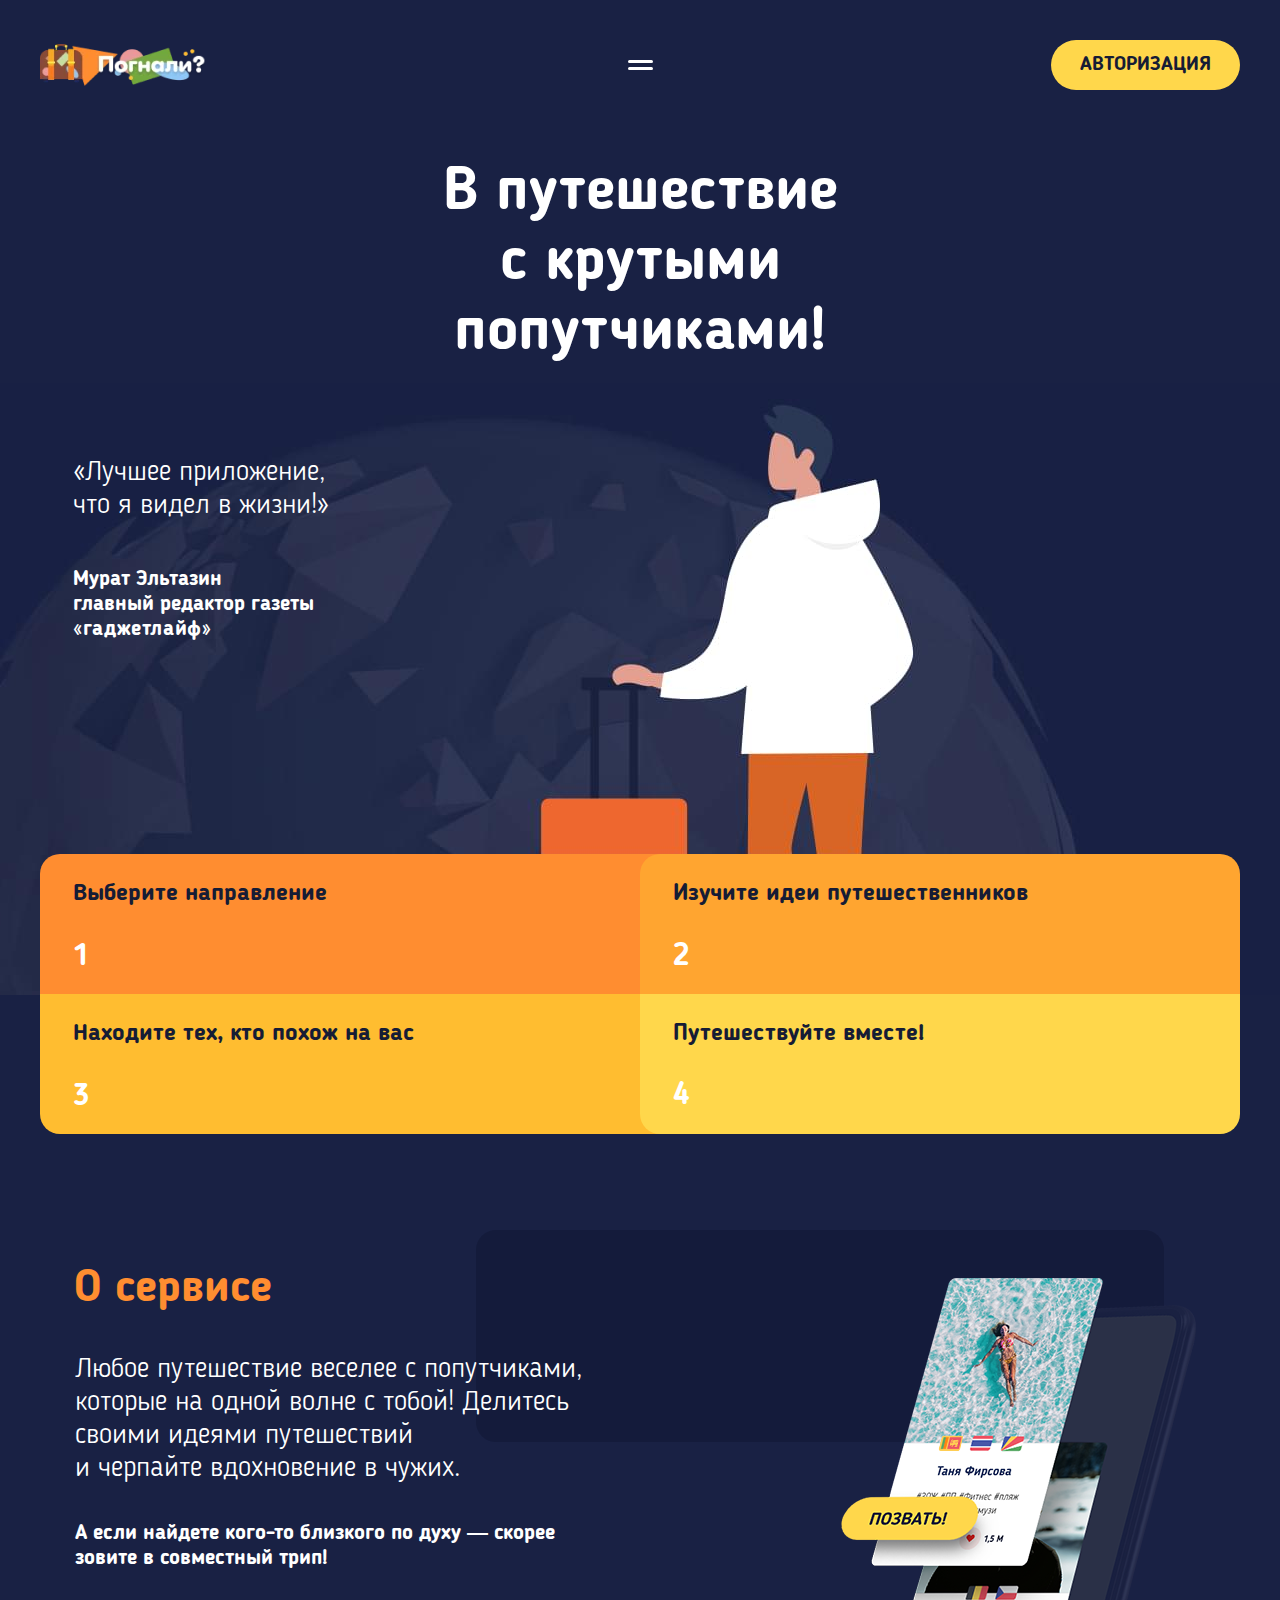
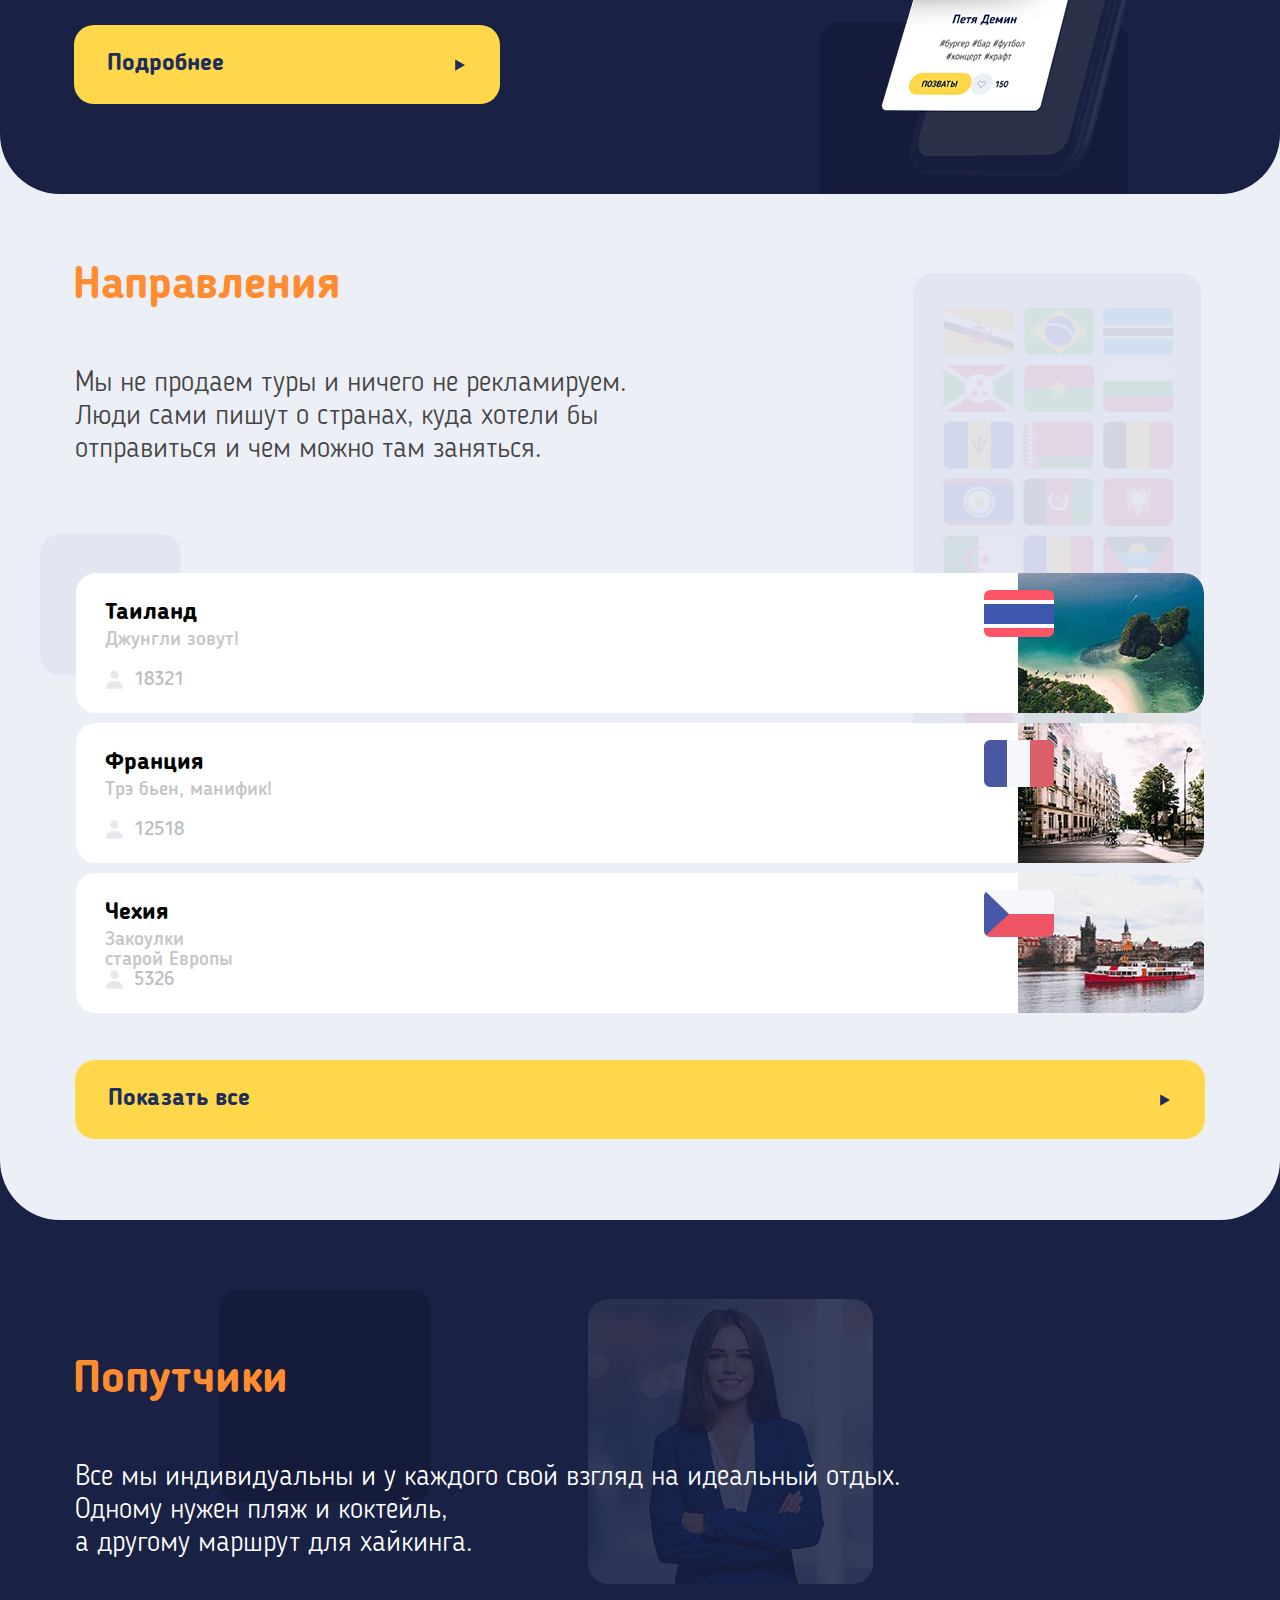
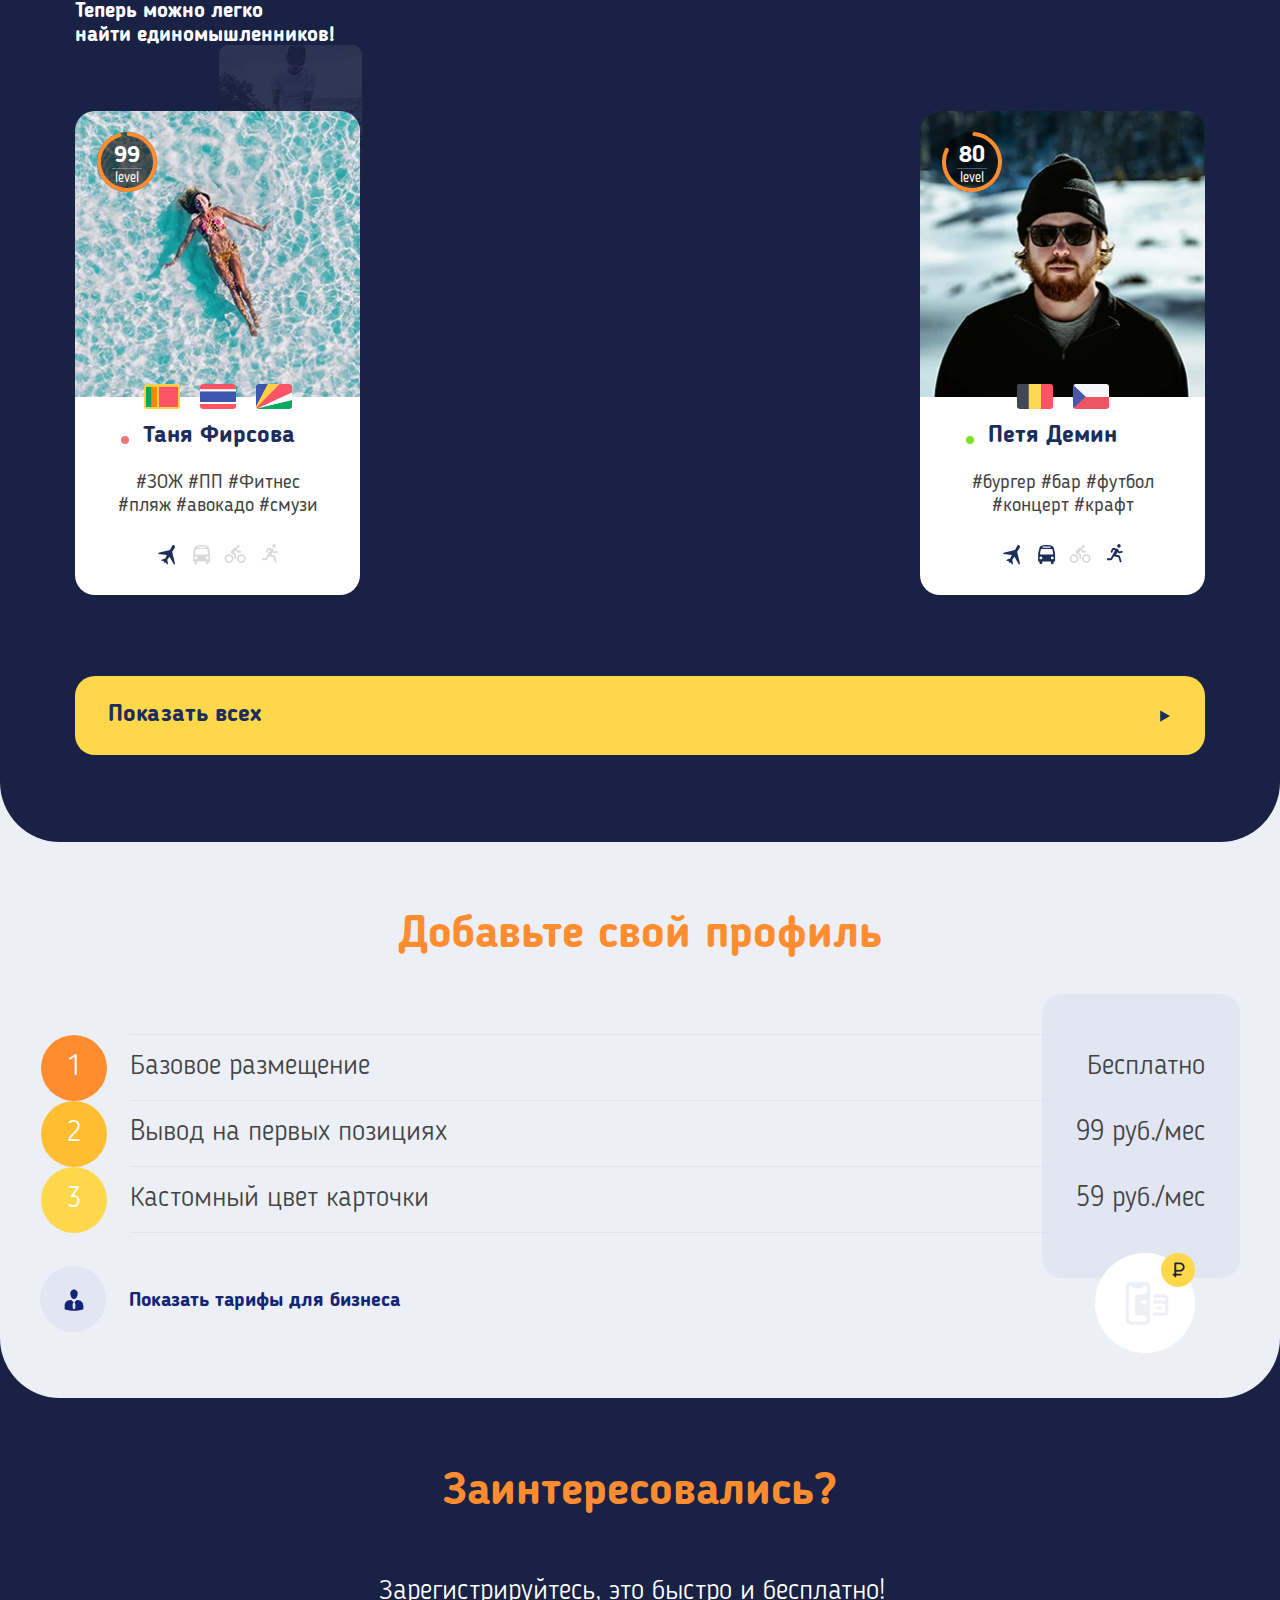
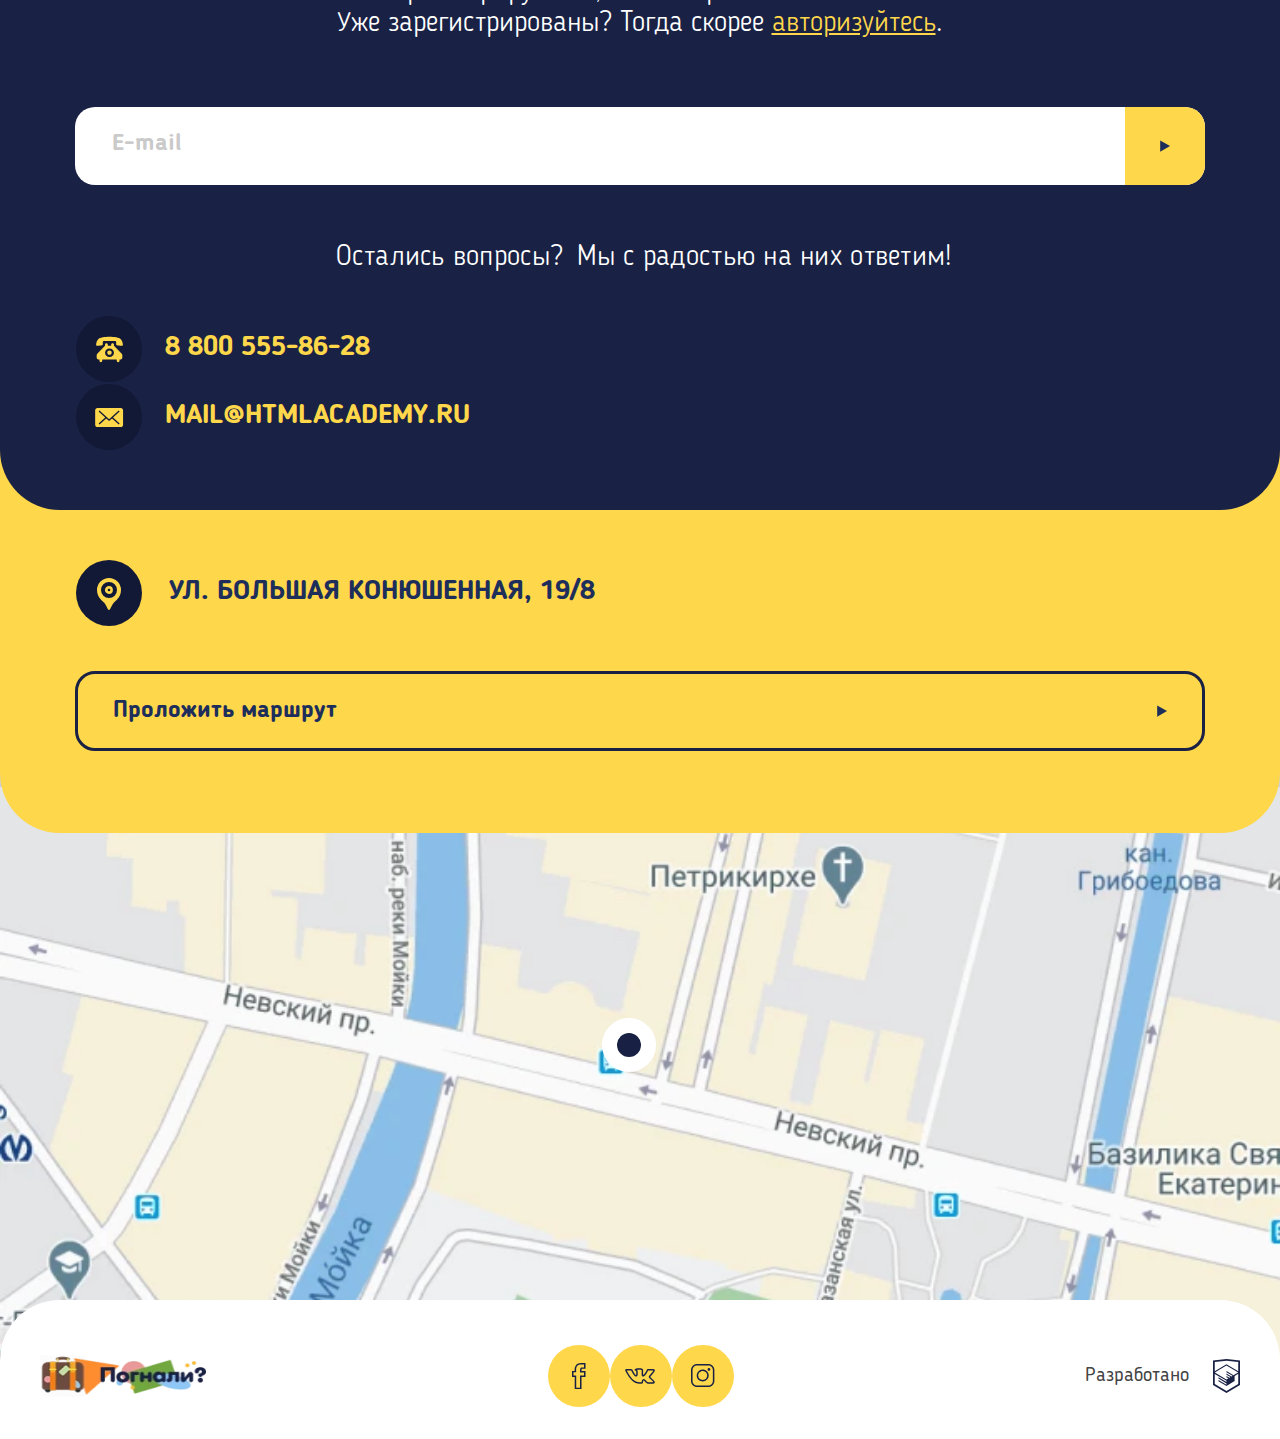
<file: index.html>
<!DOCTYPE html><html class="page" lang="ru"><head><meta charset="utf-8"><meta name="viewport" content="width=device-width,initial-scale=1"><title>Главная - Сервис для путешествий «Погнали»</title><link rel="stylesheet" href="css/style.min.css"><link rel="icon" href="img/favicon.png" type="image/png"><link rel="preload" href="fonts/bloggersans.woff2" as="font"></head><body class="page__body"><!-- модификаторы у page-header:
    opened - меню открыто
    closed - меню закрыто
    nojs - при неработающем js, кнопка закрытия отсутствует --><header class="page-header page-header--closed page-header--nojs"><nav class="main-nav container"><a class="main-nav__logo logo"><picture><source type="image/webp" media="(min-width: 1440px)" srcset="img/logo/logo-desktop-white.webp, img/logo/logo-desktop-white@2x.webp 2x"><source type="image/webp" media="(min-width: 768px)" srcset="img/logo/logo-tablet-white.webp, img/logo/logo-tablet-white@2x.webp 2x"><source type="image/webp" srcset="img/logo/logo-mobile-white.webp, img/logo/logo-mobile-white@2x.webp 2x"><source media="(min-width: 1440px)" srcset="img/logo/logo-desktop-white.png, img/logo/logo-desktop-white@2x.png 2x"><source media="(min-width: 768px)" srcset="img/logo/logo-tablet-white.png, img/logo/logo-tablet-white@2x.png 2x"><img class="logo__image logo__image--closed logo__image--shown" src="img/logo/logo-mobile-white.png" srcset="img/logo/logo-mobile-white@2x.png 2x" width="96" height="15" alt="Логотип сервиса для путешествий «Погнали»"></picture><picture><source type="image/webp" media="(min-width: 1440px)" srcset="img/logo/logo-desktop-blue.webp, img/logo/logo-desktop-blue@2x.webp 2x"><source type="image/webp" media="(min-width: 768px)" srcset="img/logo/logo-tablet-blue.webp, img/logo/logo-tablet-blue@2x.webp 2x"><source type="image/webp" srcset="img/logo/logo-mobile-blue.webp, img/logo/logo-mobile-blue@2x.webp 2x"><source media="(min-width: 1440px)" srcset="img/logo/logo-desktop-blue.png, img/logo/logo-desktop-blue@2x.png 2x"><source media="(min-width: 768px)" srcset="img/logo/logo-tablet-blue.png, img/logo/logo-tablet-blue@2x.png 2x"><img class="logo__image logo__image--opened" src="img/logo/logo-mobile-blue.png" srcset="img/logo/logo-mobile-blue@2x.png 2x" width="96" height="15" alt="Логотип сервиса для путешествий «Погнали»"></picture></a><button class="main-nav__toggle" type="button"><span class="visually-hidden">Открыть меню</span></button> <a class="main-nav__login button button--menu-login" href="blank.html">Авторизация</a><ul class="main-nav__list site-nav"><li class="site-nav__item"><a class="site-nav__link" href="blank.html" tabindex="2"><span class="site-nav__link-text" data-hover="О сервисе">О сервисе</span></a></li><li class="site-nav__item"><a class="site-nav__link" href="form.html" tabindex="3"><span class="site-nav__link-text" data-hover="Направления">Направления</span></a></li><li class="site-nav__item"><a class="site-nav__link" href="catalog.html" tabindex="4"><span class="site-nav__link-text" data-hover="Попутчики">Попутчики</span></a></li></ul><div class="main-nav__wrapper"><ul class="main-nav__contacts contacts"><li class="contacts__item"><a class="contacts__link contacts__link--phone" href="tel:+78005558628" tabindex="5" aria-label="Позвонить по телефону 88005558628"><svg class="contacts__icon" width="18" height="18"><use xlink:href="img/sprite.svg#icon-call"></use></svg> <svg class="contacts__icon-menu" width="17" height="15"><use xlink:href="img/sprite.svg#icon-phone"></use></svg> <span class="contacts__text">8 800 555-86-28</span></a></li><li class="contacts__item"><a class="contacts__link contacts__link--email" href="mailto:mail@htmlacademy.ru" tabindex="6" aria-label="Написать по электронной почте на адрес mail@htmlacademy.ru"><svg class="contacts__icon" width="16" height="14"><use xlink:href="img/sprite.svg#icon-mail"></use></svg> <svg class="contacts__icon-menu contacts__icon-menu--email" width="19" height="13"><use xlink:href="img/sprite.svg#icon-envelope"></use></svg> <span class="contacts__text">mail@htmlacademy.ru</span></a></li></ul><ul class="main-nav__social social"><li><a class="main-nav__social-link social__link" href="#" aria-label="Фейсбук"><svg class="social-icon social-icon--facebook" width="11" height="21"><use xlink:href="img/sprite.svg#icon-facebook"></use></svg></a></li><li><a class="main-nav__social-link social__link" href="#" aria-label="Вконтакте"><svg class="social-icon social-icon--vk" width="22" height="12"><use xlink:href="img/sprite.svg#icon-vk"></use></svg></a></li><li><a class="main-nav__social-link social__link" href="#" aria-label="Инстаграм"><svg class="social-icon social-icon--instagram" width="17" height="17"><use xlink:href="img/sprite.svg#icon-instagram"></use></svg></a></li></ul></div></nav></header><main class="page-main"><div class="page-main__heading-block visually-hidden"><div class="container"><h1 class="page-main__heading">Сервис для путешествий «Погнали»</h1></div></div><section class="intro"><div class="intro__container container"><h2 class="visually-hidden">Описание сервиса</h2><p class="intro__slogan">В путешествие<br>с крутыми попутчиками!</p><div class="intro__wrapper user-nav"><ul class="user-nav__list"><li class="user-nav__item"><a class="user-nav__link user-nav__link--phone" href="tel:+78005558628"><svg class="user-nav__icon" width="18" height="18"><use xlink:href="img/sprite.svg#icon-call"></use></svg> <span class="visually-hidden">Контактный телефон 88005558628</span></a></li><li class="user-nav__item"><a class="user-nav__link user-nav__link--email" href="mailto:mail@htmlacademy.ru"><svg class="user-nav__icon" width="18" height="18"><use xlink:href="img/sprite.svg#icon-mail"></use></svg> <span class="visually-hidden">Наша электронная почта mail@htmlacademy.ru</span></a></li></ul><a class="user-nav__login button button--login" href="blank.html">Авторизация</a></div><blockquote class="intro__review"><p class="intro__quote">«Лучшее приложение, что я видел в жизни!»</p><cite class="intro__author">Мурат Эльтазин<br>главный редактор газеты <span>«гаджетлайф»</span></cite></blockquote><ul class="intro__list"><li class="intro__item"><span class="intro__item-number">1</span> <span class="intro__item-text">Выберите направление</span></li><li class="intro__item"><span class="intro__item-number">2</span> <span class="intro__item-text">Изучите идеи путешественников</span></li><li class="intro__item"><span class="intro__item-number">3</span> <span class="intro__item-text">Находите тех, кто&nbsp;похож на вас</span></li><li class="intro__item"><span class="intro__item-number">4</span> <span class="intro__item-text">Путешествуйте вместе!</span></li></ul></div></section><section class="about"><div class="about__container container"><h2 class="about__heading">О сервисе</h2><p class="about__text">Любое путешествие веселее с&nbsp;попутчиками, которые на одной волне с тобой! Делитесь своими идеями путешествий&ensp;<br>и черпайте вдохновение в чужих.</p><p class="about__text about__text--emphasis">А если найдете кого-то близкого по духу <span>&mdash;</span> скорее зовите в совместный трип!</p><a class="about__show-all button button--show-all" href="blank.html">Подробнее <svg class="button__icon-arrow" width="11" height="12"><use xlink:href="img/sprite.svg#icon-arrow-button"></use></svg></a></div></section><section class="routes"><div class="routes__container container"><h2 class="routes__heading">Направления</h2><p class="routes__text">Мы не продаем туры и&nbsp;ничего не рекламируем. Люди сами пишут о странах, куда хотели бы отправиться и чем можно там заняться.</p><ul class="routes__list"><li class="routes__item"><picture><source type="image/webp" media="(min-width: 768px)" srcset="img/countries/thailand-tablet.webp, img/countries/thailand-tablet@2x.webp 2x"><source type="image/webp" srcset="img/countries/thailand-mobile.webp, img/countries/thailand-mobile@2x.webp 2x"><source media="(min-width: 768px)" srcset="img/countries/thailand-tablet.jpg, img/countries/thailand-tablet@2x.jpg 2x"><img class="routes__image" src="img/countries/thailand-mobile.jpg" srcset="img/countries/thailand-mobile@2x.jpg 2x" width="270" height="110" alt="Побережье Таиланда"></picture><div class="routes__content"><div class="routes__country"><div class="routes__flag flag flag--thailand"><span class="visually-hidden">Флаг Таиландa</span></div><h3 class="routes__title">Таиланд</h3><p class="routes__description">Джунгли зовут!</p></div><p class="routes__users-number">18321</p></div></li><li class="routes__item"><picture><source type="image/webp" media="(min-width: 768px)" srcset="img/countries/france-tablet.webp, img/countries/france-tablet@2x.webp 2x"><source type="image/webp" srcset="img/countries/france-mobile.webp, img/countries/france-mobile@2x.webp 2x"><source media="(min-width: 768px)" srcset="img/countries/france-tablet.jpg, img/countries/france-tablet@2x.jpg 2x"><img class="routes__image" src="img/countries/france-mobile.jpg" srcset="img/countries/france-mobile@2x.jpg 2x" width="270" height="110" alt="Улица в городе Франции"></picture><div class="routes__content"><div class="routes__country"><div class="routes__flag flag flag--france"><span class="visually-hidden">Флаг Франции</span></div><h3 class="routes__title">Франция</h3><p class="routes__description">Трэ бьен, манифик!</p></div><p class="routes__users-number">12518</p></div></li><li class="routes__item"><picture><source type="image/webp" media="(min-width: 768px)" srcset="img/countries/czech-tablet.webp, img/countries/czech-tablet@2x.webp 2x"><source type="image/webp" srcset="img/countries/czech-mobile.webp, img/countries/czech-mobile@2x.webp 2x"><source media="(min-width: 768px)" srcset="img/countries/czech-tablet.jpg, img/countries/czech-tablet@2x.jpg 2x"><img class="routes__image" src="img/countries/czech-mobile.jpg" srcset="img/countries/czech-mobile@2x.jpg 2x" width="270" height="110" alt="Набережная в городе Чехии"></picture><div class="routes__content"><div class="routes__country"><div class="routes__flag flag flag--czech"><span class="visually-hidden">Флаг Чехии</span></div><h3 class="routes__title">Чехия</h3><p class="routes__description">Закоулки&ensp;<br>старой Европы</p></div><p class="routes__users-number">5326</p></div></li></ul><a class="routes__show-all button button--show-all" href="form.html">Показать все <svg class="button__icon-arrow" width="11" height="12"><use xlink:href="img/sprite.svg#icon-arrow-button"></use></svg></a></div></section><section class="companions"><div class="companions__container container"><div class="companions__text-wrapper"><h2 class="companions__heading">Попутчики</h2><p class="companions__text">Все мы индивидуальны и у каждого свой взгляд на идеальный отдых. Одному нужен пляж и коктейль,&ensp;<br>а другому маршрут для хайкинга.</p><p class="companions__text companions__text--emphasis">Теперь можно легко&ensp;<br>найти единомышленников!</p></div><ul class="companions__list"><li class="companions__item"><a class="companions__photo" href="blank.html" aria-label="Перейти на страницу пользователя Таня Фирсова"><picture><source type="image/webp" media="(min-width: 768px)" srcset="img/users/firsova-tablet.webp, img/users/firsova-tablet@2x.webp 2x"><source type="image/webp" srcset="img/users/firsova-mobile.webp, img/users/firsova-mobile@2x.webp 2x"><source media="(min-width: 768px)" srcset="img/users/firsova-tablet.jpg, img/users/firsova-tablet@2x.jpg 2x"><img class="companions__img" src="img/users/firsova-mobile.jpg" srcset="img/users/firsova-mobile@2x.jpg 2x" width="270" height="270" alt="Пользователь Таня Фирсова"></picture></a><div class="companions__level"><p class="companions__level-number">99</p><p class="companions__level-text">level</p><svg class="companions__level-icon" width="60" height="60" fill="none"><use xlink:href="img/sprite.svg#level-index-99"></use></svg></div><div class="companions__content"><div class="companions__flags"><div class="companions__flag flag flag--sri-lanka"><p class="flag__tooltip">Шри-Ланка</p></div><div class="companions__flag flag flag--thailand"><p class="flag__tooltip">Таиланд</p></div><div class="companions__flag flag flag--seychelles"><p class="flag__tooltip">Сейшелы</p></div></div><h3 class="companions__name"><a class="companions__name-link companions__name-link--offline" href="blank.html">Таня Фирсова</a></h3><ul class="companions__tags"><li class="companions__tags-item">#ЗОЖ</li><li class="companions__tags-item">#ПП</li><li class="companions__tags-item">#Фитнес</li><li class="companions__tags-item">#пляж</li><li class="companions__tags-item">#авокадо</li><li class="companions__tags-item">#смузи</li></ul><ul class="companions__transport-list transport"><li class="companions__transport-item transport__item transport__item--active"><svg class="transport__icon" width="21" height="23"><use xlink:href="img/sprite.svg#icon-plane"></use></svg> <span class="transport__tooltip">Авиаперелет</span></li><li class="companions__transport-item transport__item"><svg class="transport__icon" width="18" height="21"><use xlink:href="img/sprite.svg#icon-bus"></use></svg> <span class="transport__tooltip">Автотранспорт</span></li><li class="companions__transport-item transport__item"><svg class="transport__icon" width="25" height="24"><use xlink:href="img/sprite.svg#icon-bicycle"></use></svg> <span class="transport__tooltip">Велосипед</span></li><li class="companions__transport-item transport__item"><svg class="transport__icon" width="21" height="24"><use xlink:href="img/sprite.svg#icon-run"></use></svg> <span class="transport__tooltip">Пешком</span></li></ul></div></li><li class="companions__item"><a class="companions__photo" href="blank.html" aria-label="Перейти на страницу пользователя Петя Демин"><picture><source type="image/webp" media="(min-width: 768px)" srcset="img/users/demin-tablet.webp, img/users/demin-tablet@2x.webp 2x"><source type="image/webp" srcset="img/users/demin-mobile.webp, img/users/demin-mobile@2x.webp 2x"><source media="(min-width: 768px)" srcset="img/users/demin-tablet.jpg, img/users/demin-tablet@2x.jpg 2x"><img class="companions__img" src="img/users/demin-mobile.jpg" srcset="img/users/demin-mobile@2x.jpg 2x" width="270" height="270" alt="Пользователь Петя Демин"></picture></a><div class="companions__level"><p class="companions__level-number">80</p><p class="companions__level-text">level</p><svg class="companions__level-icon" width="60" height="60" fill="none"><use xlink:href="img/sprite.svg#level-index-80"></use></svg></div><div class="companions__content"><div class="companions__flags"><div class="companions__flag flag flag--belgium"><p class="flag__tooltip">Бельгия</p></div><div class="companions__flag flag flag--czech"><p class="flag__tooltip">Чехия</p></div></div><h3 class="companions__name"><a class="companions__name-link companions__name-link--online" href="blank.html">Петя Демин</a></h3><ul class="companions__tags"><li class="companions__tags-item">#бургер</li><li class="companions__tags-item">#бар</li><li class="companions__tags-item">#футбол</li><li class="companions__tags-item">#концерт</li><li class="companions__tags-item">#крафт</li></ul><ul class="companions__transport-list transport"><li class="companions__transport-item transport__item transport__item--active"><svg class="transport__icon" width="21" height="23"><use xlink:href="img/sprite.svg#icon-plane"></use></svg> <span class="transport__tooltip">Авиаперелет</span></li><li class="companions__transport-item transport__item transport__item--active"><svg class="transport__icon" width="18" height="21"><use xlink:href="img/sprite.svg#icon-bus"></use></svg> <span class="transport__tooltip">Автотранспорт</span></li><li class="companions__transport-item transport__item"><svg class="transport__icon" width="25" height="24"><use xlink:href="img/sprite.svg#icon-bicycle"></use></svg> <span class="transport__tooltip">Велосипед</span></li><li class="companions__transport-item transport__item transport__item--active"><svg class="transport__icon" width="21" height="24"><use xlink:href="img/sprite.svg#icon-run"></use></svg> <span class="transport__tooltip">Пешком</span></li></ul></div></li></ul><a class="companions__show-all button button--show-all" href="catalog.html">Показать всех <svg class="button__icon-arrow" width="11" height="12"><use xlink:href="img/sprite.svg#icon-arrow-button"></use></svg></a></div></section><section class="profile-promo"><div class="container"><h2 class="profile-promo__heading">Добавьте свой профиль</h2><dl class="profile-promo__list"><div class="profile-promo__item"><dt class="profile-promo__service">Базовое размещение</dt><dd class="profile-promo__price">Бесплатно</dd></div><div class="profile-promo__item"><dt class="profile-promo__service">Вывод на первых позициях</dt><dd class="profile-promo__price">99 руб./мес</dd></div><div class="profile-promo__item"><dt class="profile-promo__service">Кастомный цвет карточки</dt><dd class="profile-promo__price">59 руб./мес</dd></div></dl><a class="profile-promo__business-rates" href="blank.html">Показать тарифы для бизнеса <svg class="profile-promo__icon" width="20" height="22"><use xlink:href="img/sprite.svg#icon-businessman"></use></svg></a></div></section><section class="interested"><div class="container"><h2 class="interested__heading">Заинтересовались?</h2><p class="interested__text"><span>Зарегистрируйтесь, это&nbsp;быстро и бесплатно!&ensp;</span><br>Уже зарегистрированы? Тогда скорее <a class="interested__login" href="blank.html">авторизуйтесь</a>.</p><form action="https://echo.htmlacademy.ru" method="post"><div class="interested__wrapper"><label class="visually-hidden" for="email-field">Введите адрес электронной почты</label> <input class="interested__input" type="email" name="user-email" id="email-field" placeholder="E-mail" required> <button class="button button--interested" type="submit" aria-label="Зарегистрироваться"><span class="button__text">Регистрация</span> <svg class="button__icon-arrow" width="11" height="12"><use xlink:href="img/sprite.svg#icon-arrow-button"></use></svg></button></div></form><p class="interested__text interested__text--questions">Остались вопросы?&ensp;<br>Мы с радостью на них ответим!</p><div class="interested__contact-wrapper"><a class="interested__contact interested__contact--phone" href="tel:+78005558628" aria-label="Позвонить по телефону 88005558628">8 800 555-86-28 <svg class="interested__icon" width="18" height="16"><use xlink:href="img/sprite.svg#icon-phone"></use></svg> </a><a class="interested__contact interested__contact--email" href="mailto:mail@htmlacademy.ru" aria-label="Написать по электронной почте на адрес mail@htmlacademy.ru">mail@htmlacademy.ru <svg class="interested__icon" width="18" height="14"><use xlink:href="img/sprite.svg#icon-envelope"></use></svg></a></div></div></section><section class="location"><h2 class="visually-hidden">Как нас найти</h2><div class="location__content"><div class="location__container container"><address class="location__address">ул. Большая Конюшенная, 19/8 <svg class="location__icon" width="16" height="21" shape-rendering="geometricPrecision" text-rendering="geometricPrecision" image-rendering="optimizeQuality" fill-rule="evenodd" clip-rule="evenodd"><use xlink:href="img/sprite.svg#icon-map-mark"></use></svg></address><a class="button button--location" href="https://www.google.ru/maps/dir/59.8639291,30.4022279/%D0%91%D0%BE%D0%BB%D1%8C%D1%88%D0%B0%D1%8F+%D0%9A%D0%BE%D0%BD%D1%8E%D1%88%D0%B5%D0%BD%D0%BD%D0%B0%D1%8F+%D1%83%D0%BB%D0%B8%D1%86%D0%B0,+19%2F8,+%D0%A1%D0%B0%D0%BD%D0%BA%D1%82-%D0%9F%D0%B5%D1%82%D0%B5%D1%80%D0%B1%D1%83%D1%80%D0%B3/@59.938632,30.3199333,16.36z/data=!4m9!4m8!1m0!1m5!1m1!1s0x4696310fca145cc1:0x42b32648d8238007!2m2!1d30.3230474!2d59.9387165!3e0" target="_blank">Проложить маршрут <svg class="button__icon-arrow" width="11" height="12"><use xlink:href="img/sprite.svg#icon-arrow-button"></use></svg></a></div></div><div class="location__map-wrapper"><picture><source type="image/webp" media="(min-width: 1440px)" srcset="img/map/map-desktop.webp, img/map/map-desktop@2x.webp 2x"><source type="image/webp" media="(min-width: 768px)" srcset="img/map/map-tablet.webp, img/map/map-tablet@2x.webp 2x"><source type="image/webp" srcset="img/map/map-mobile.webp, img/map/map-mobile@2x.webp 2x"><source media="(min-width: 1440px)" srcset="img/map/map-desktop.jpg, img/map/map-desktop@2x.jpg 2x"><source media="(min-width: 768px)" srcset="img/map/map-tablet.jpg, img/map/map-tablet@2x.jpg 2x"><img class="location__map-image" src="img/map/map-mobile.jpg" srcset="img/map/map-mobile@2x.jpg 2x" width="376" height="424" alt="Офис компании по адресу ул. Большая Конюшенная 19/8, Санкт-Петербург"></picture></div><!-- <iframe class="location__map" src="https://yandex.ru/map-widget/v1/-/CCUAVBAUlA" allowfullscreen></iframe> --><iframe class="location__map" src="https://www.google.com/maps/embed?pb=!1m18!1m12!1m3!1d1998.603625300316!2d30.32085871615107!3d59.93871916905409!2m3!1f0!2f0!3f0!3m2!1i1024!2i768!4f13.1!3m3!1m2!1s0x4696310fca145cc1%3A0x42b32648d8238007!2z0JHQvtC70YzRiNCw0Y8g0JrQvtC90Y7RiNC10L3QvdCw0Y8g0YPQuy4sIDE5LzgsINCh0LDQvdC60YIt0J_QtdGC0LXRgNCx0YPRgNCzLCAxOTExODY!5e0!3m2!1sru!2sru!4v1610754671861!5m2!1sru!2sru" allowfullscreen="" aria-hidden="false" tabindex="0"></iframe></section></main><footer class="page-footer"><div class="page-footer__container container"><a class="page-footer__logo logo"><picture><source type="image/webp" media="(min-width: 1440px)" srcset="img/logo/logo-desktop-blue.webp, img/logo/logo-desktop-blue@2x.webp 2x"><source type="image/webp" media="(min-width: 768px)" srcset="img/logo/logo-tablet-blue.webp, img/logo/logo-tablet-blue@2x.webp 2x"><source type="image/webp" srcset="img/logo/logo-mobile-blue.webp, img/logo/logo-mobile-blue@2x.webp 2x"><source media="(min-width: 1440px)" srcset="img/logo/logo-desktop-blue.png, img/logo/logo-desktop-blue@2x.png 2x"><source media="(min-width: 768px)" srcset="img/logo/logo-tablet-blue.png, img/logo/logo-tablet-blue@2x.png 2x"><img class="page-footer__logo-image logo__image" src="img/logo/logo-mobile-blue.png" srcset="img/logo/logo-mobile-blue@2x.png 2x" width="96" height="15" alt="Логотип сервиса для путешествий «Погнали»"></picture></a><ul class="page-footer__social social"><li><a class="page-footer__social-link social__link" href="#" aria-label="Фейсбук"><svg class="social-icon social-icon--facebook" width="11" height="21"><use xlink:href="img/sprite.svg#icon-facebook"></use></svg></a></li><li><a class="page-footer__social-link social__link" href="#" aria-label="Вконтакте"><svg class="social-icon social-icon--vk" width="22" height="12"><use xlink:href="img/sprite.svg#icon-vk"></use></svg></a></li><li><a class="page-footer__social-link social__link" href="#" aria-label="Инстаграм"><svg class="social-icon social-icon--instagram" width="17" height="17"><use xlink:href="img/sprite.svg#icon-instagram"></use></svg></a></li></ul><a class="page-footer__copyright" href="https://htmlacademy.ru/intensive/adaptive" aria-label="Онлайн-курс «Адаптивная вёрстка сайтов и автоматизация»">Разработано <span class="visually-hidden">HTML Academy</span></a></div></footer><section class="modal"><h2 class="modal__heading">Бизнес-тарифы</h2><dl class="modal__list"><div class="modal__item"><dt class="modal__service">Реклама у блоггера</dt><dd class="modal__price">300 000 руб./пост</dd></div><div class="modal__item"><dt class="modal__service">Накрутка подписчиков</dt><dd class="modal__price">от 1 руб./шт.</dd></div><div class="modal__item"><dt class="modal__service">Лайки от ботов</dt><dd class="modal__price">от 20 коп./лайк</dd></div><div class="modal__item"><dt class="modal__service">Ваш продакт-плейсмент</dt><dd class="modal__price">Индивидуально</dd></div></dl><button class="modal__close" type="button">Закрыть окно</button></section><script src="js/script.min.js"></script></body></html>
</file>
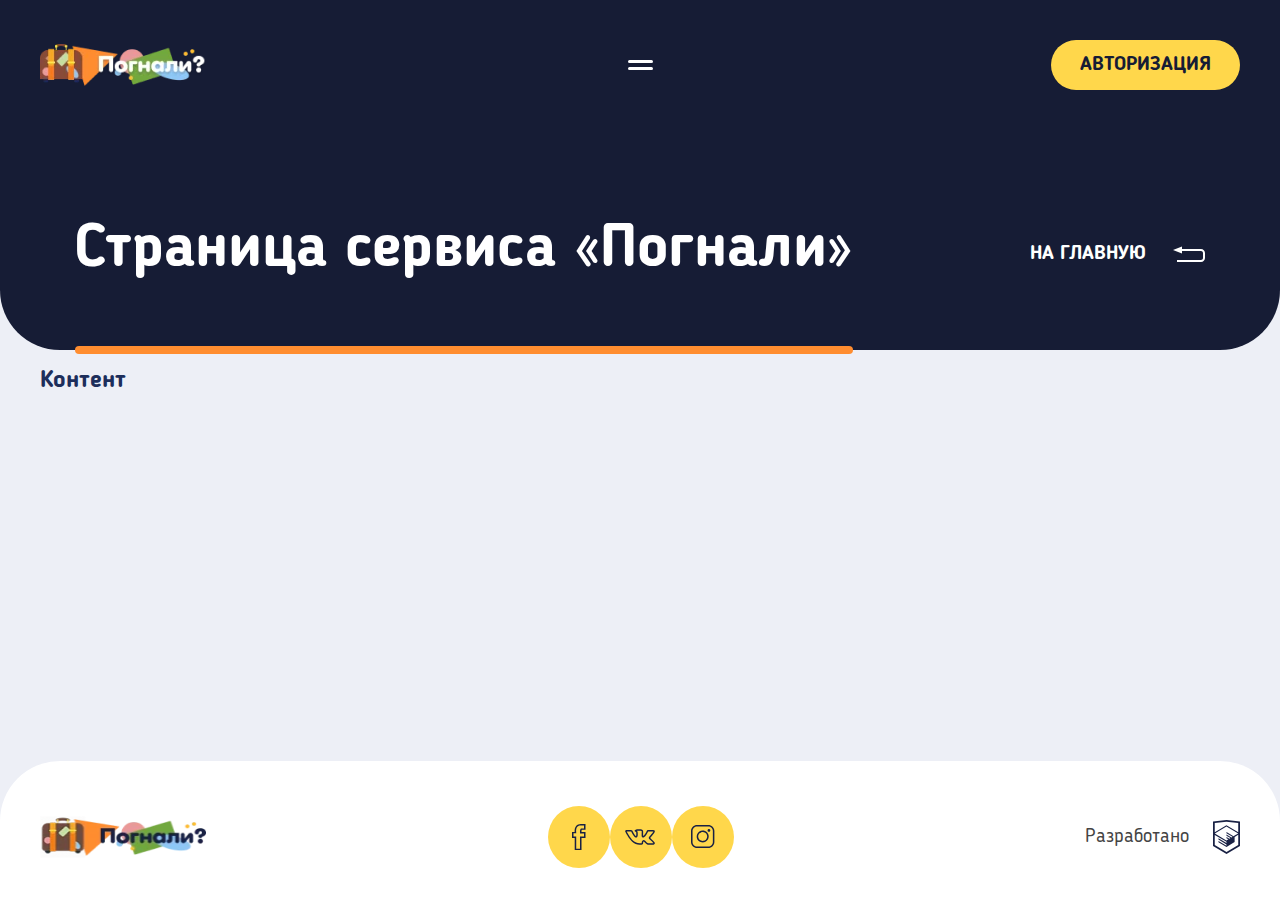
<file: blank.html>
<!DOCTYPE html><html class="page" lang="ru"><head><meta charset="utf-8"><meta name="viewport" content="width=device-width,initial-scale=1"><title>Страница - Сервис для путешествий «Погнали»</title><link rel="stylesheet" href="css/style.min.css"><link rel="icon" href="img/favicon.png" type="image/png"><link rel="preload" href="fonts/bloggersans.woff2" as="font"></head><body class="page__body page__body--inner"><!-- модификаторы у page-header:
    opened - меню открыто
    closed - меню закрыто
    nojs - при неработающем js, кнопка закрытия отсутствует --><header class="page-header page-header--closed page-header--nojs"><nav class="main-nav container"><a class="main-nav__logo logo" href="index.html" tabindex="1"><picture><source type="image/webp" media="(min-width: 1440px)" srcset="img/logo/logo-desktop-white.webp, img/logo/logo-desktop-white@2x.webp 2x"><source type="image/webp" media="(min-width: 768px)" srcset="img/logo/logo-tablet-white.webp, img/logo/logo-tablet-white@2x.webp 2x"><source type="image/webp" srcset="img/logo/logo-mobile-white.webp, img/logo/logo-mobile-white@2x.webp 2x"><source media="(min-width: 1440px)" srcset="img/logo/logo-desktop-white.png, img/logo/logo-desktop-white@2x.png 2x"><source media="(min-width: 768px)" srcset="img/logo/logo-tablet-white.png, img/logo/logo-tablet-white@2x.png 2x"><img class="logo__image logo__image--closed logo__image--shown" src="img/logo/logo-mobile-white.png" srcset="img/logo/logo-mobile-white@2x.png 2x" width="96" height="15" alt="Логотип сервиса для путешествий «Погнали»"></picture><picture><source type="image/webp" media="(min-width: 1440px)" srcset="img/logo/logo-desktop-blue.webp, img/logo/logo-desktop-blue@2x.webp 2x"><source type="image/webp" media="(min-width: 768px)" srcset="img/logo/logo-tablet-blue.webp, img/logo/logo-tablet-blue@2x.webp 2x"><source type="image/webp" srcset="img/logo/logo-mobile-blue.webp, img/logo/logo-mobile-blue@2x.webp 2x"><source media="(min-width: 1440px)" srcset="img/logo/logo-desktop-blue.png, img/logo/logo-desktop-blue@2x.png 2x"><source media="(min-width: 768px)" srcset="img/logo/logo-tablet-blue.png, img/logo/logo-tablet-blue@2x.png 2x"><img class="logo__image logo__image--opened" src="img/logo/logo-mobile-blue.png" srcset="img/logo/logo-mobile-blue@2x.png 2x" width="96" height="15" alt="Логотип сервиса для путешествий «Погнали»"></picture></a><button class="main-nav__toggle" type="button"><span class="visually-hidden">Открыть меню</span></button> <a class="main-nav__login button button--menu-login" href="blank.html">Авторизация</a><ul class="main-nav__list site-nav"><li class="site-nav__item"><a class="site-nav__link" href="blank.html" tabindex="2"><span class="site-nav__link-text" data-hover="О сервисе">О сервисе</span></a></li><li class="site-nav__item"><a class="site-nav__link" href="form.html" tabindex="3"><span class="site-nav__link-text" data-hover="Направления">Направления</span></a></li><li class="site-nav__item"><a class="site-nav__link" href="catalog.html" tabindex="4"><span class="site-nav__link-text" data-hover="Попутчики">Попутчики</span></a></li></ul><div class="main-nav__wrapper"><ul class="main-nav__contacts contacts"><li class="contacts__item"><a class="contacts__link contacts__link--phone" href="tel:+78005558628" tabindex="5" aria-label="Позвонить по телефону 88005558628"><svg class="contacts__icon" width="18" height="18"><use xlink:href="img/sprite.svg#icon-call"></use></svg> <svg class="contacts__icon-menu" width="17" height="15"><use xlink:href="img/sprite.svg#icon-phone"></use></svg> <span class="contacts__text">8 800 555-86-28</span></a></li><li class="contacts__item"><a class="contacts__link contacts__link--email" href="mailto:mail@htmlacademy.ru" tabindex="6" aria-label="Написать по электронной почте на адрес mail@htmlacademy.ru"><svg class="contacts__icon" width="16" height="14"><use xlink:href="img/sprite.svg#icon-mail"></use></svg> <svg class="contacts__icon-menu contacts__icon-menu--email" width="19" height="13"><use xlink:href="img/sprite.svg#icon-envelope"></use></svg> <span class="contacts__text">mail@htmlacademy.ru</span></a></li></ul><ul class="main-nav__social social"><li><a class="main-nav__social-link social__link" href="#" aria-label="Фейсбук"><svg class="main-nav__social-icon main-nav__social-icon--facebook" width="11" height="21"><use xlink:href="img/sprite.svg#icon-facebook"></use></svg></a></li><li><a class="main-nav__social-link social__link" href="#" aria-label="Вконтакте"><svg class="main-nav__social-icon main-nav__social-icon--vk" width="22" height="12"><use xlink:href="img/sprite.svg#icon-vk"></use></svg></a></li><li><a class="main-nav__social-link social__link" href="#" aria-label="Инстаграм"><svg class="main-nav__social-icon main-nav__social-icon--instagram" width="17" height="17"><use xlink:href="img/sprite.svg#icon-instagram"></use></svg></a></li></ul></div></nav></header><main class="page-main"><div class="page-main__heading-block"><div class="page-main__heading-container container"><h1 class="page-main__heading">Страница сервиса «Погнали»</h1><a class="page-main__home-link" href="index.html">На главную</a></div></div><section class="container"><h2>Контент</h2></section></main><footer class="page-footer"><div class="page-footer__container container"><a class="page-footer__logo logo" href="index.html"><picture><source type="image/webp" media="(min-width: 1440px)" srcset="img/logo/logo-desktop-blue.webp, img/logo/logo-desktop-blue@2x.webp 2x"><source type="image/webp" media="(min-width: 768px)" srcset="img/logo/logo-tablet-blue.webp, img/logo/logo-tablet-blue@2x.webp 2x"><source type="image/webp" srcset="img/logo/logo-mobile-blue.webp, img/logo/logo-mobile-blue@2x.webp 2x"><source media="(min-width: 1440px)" srcset="img/logo/logo-desktop-blue.png, img/logo/logo-desktop-blue@2x.png 2x"><source media="(min-width: 768px)" srcset="img/logo/logo-tablet-blue.png, img/logo/logo-tablet-blue@2x.png 2x"><img class="page-footer__logo-image logo__image" src="img/logo/logo-mobile-blue.png" srcset="img/logo/logo-mobile-blue@2x.png 2x" width="96" height="15" alt="Логотип сервиса для путешествий «Погнали»"></picture></a><ul class="page-footer__social social"><li><a class="page-footer__social-link social__link" href="#" aria-label="Фейсбук"><svg class="social-icon social-icon--facebook" width="11" height="21"><use xlink:href="img/sprite.svg#icon-facebook"></use></svg></a></li><li><a class="page-footer__social-link social__link" href="#" aria-label="Вконтакте"><svg class="social-icon social-icon--vk" width="22" height="12"><use xlink:href="img/sprite.svg#icon-vk"></use></svg></a></li><li><a class="page-footer__social-link social__link" href="#" aria-label="Инстаграм"><svg class="social-icon social-icon--instagram" width="17" height="17"><use xlink:href="img/sprite.svg#icon-instagram"></use></svg></a></li></ul><a class="page-footer__copyright" href="https://htmlacademy.ru/intensive/adaptive" aria-label="Онлайн-курс «Адаптивная вёрстка сайтов и автоматизация»">Разработано <span class="visually-hidden">HTML Academy</span></a></div></footer><script src="js/script.min.js"></script></body></html>
</file>
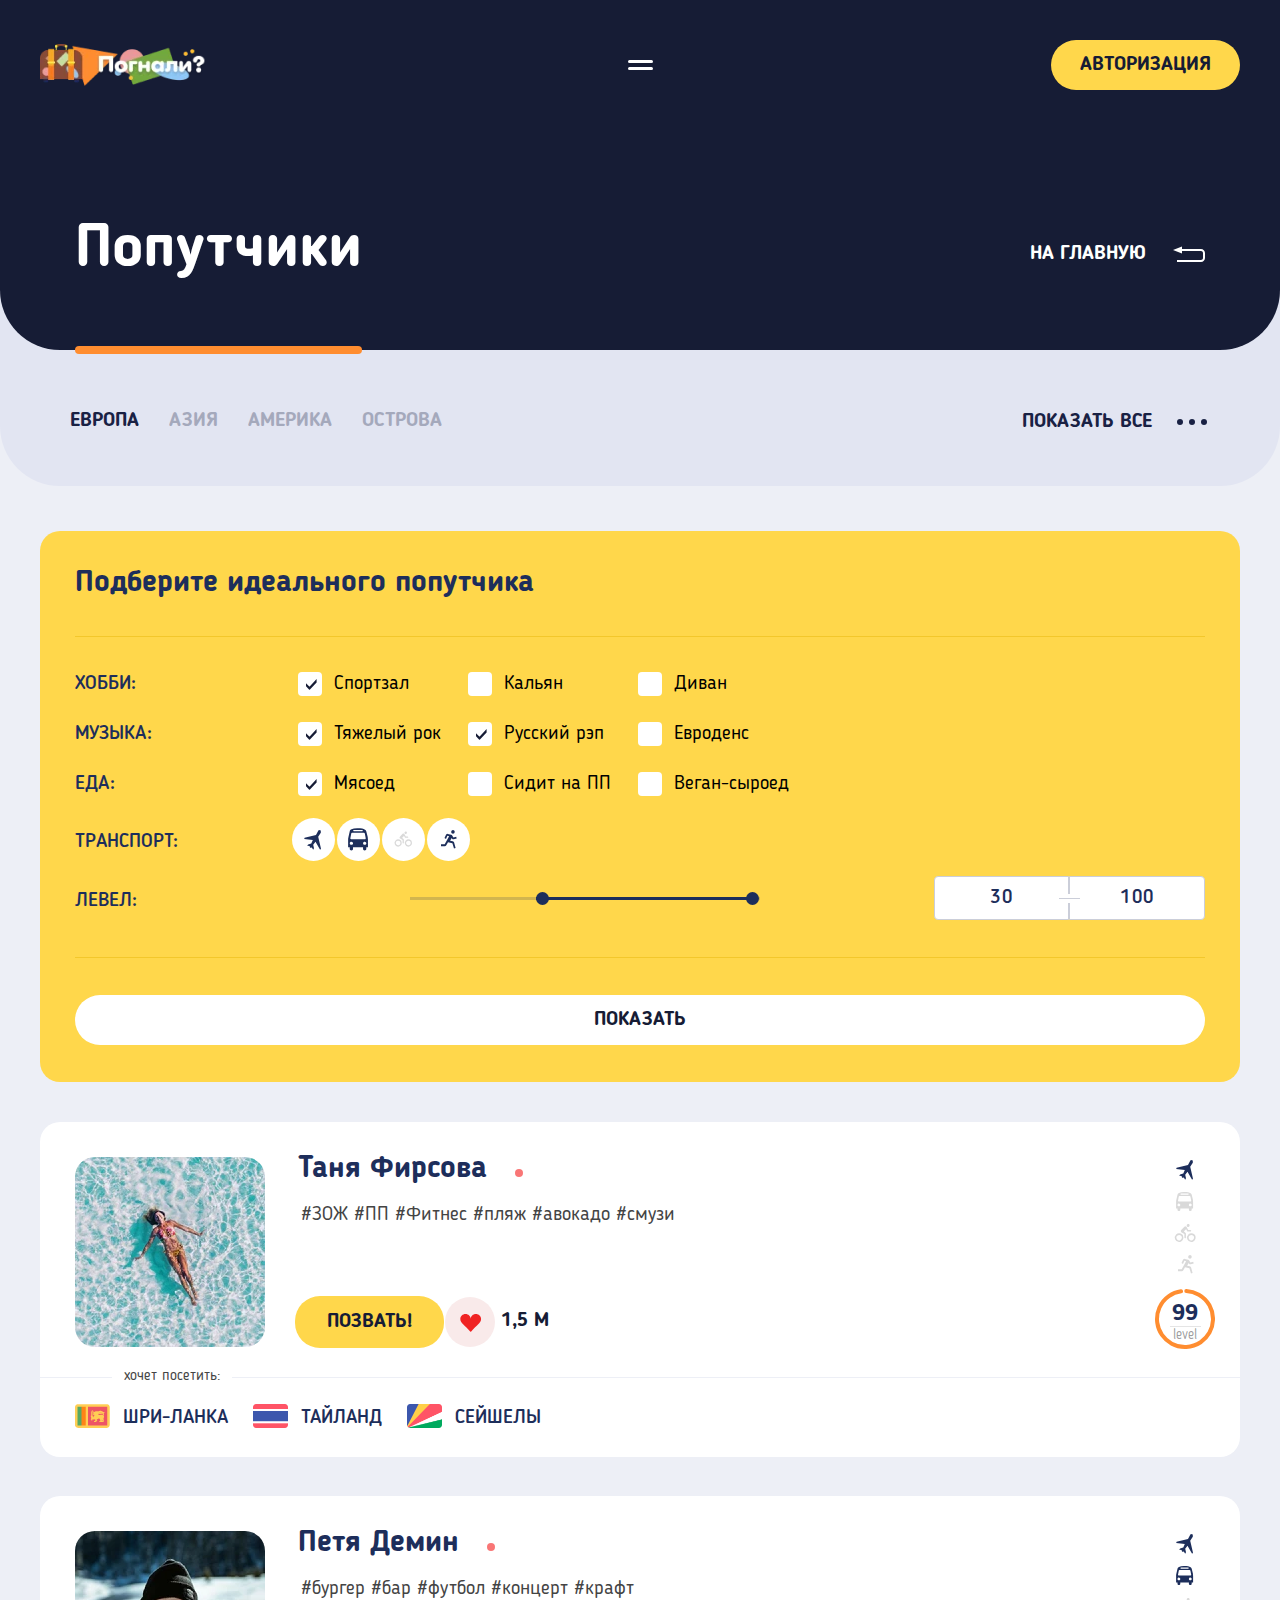
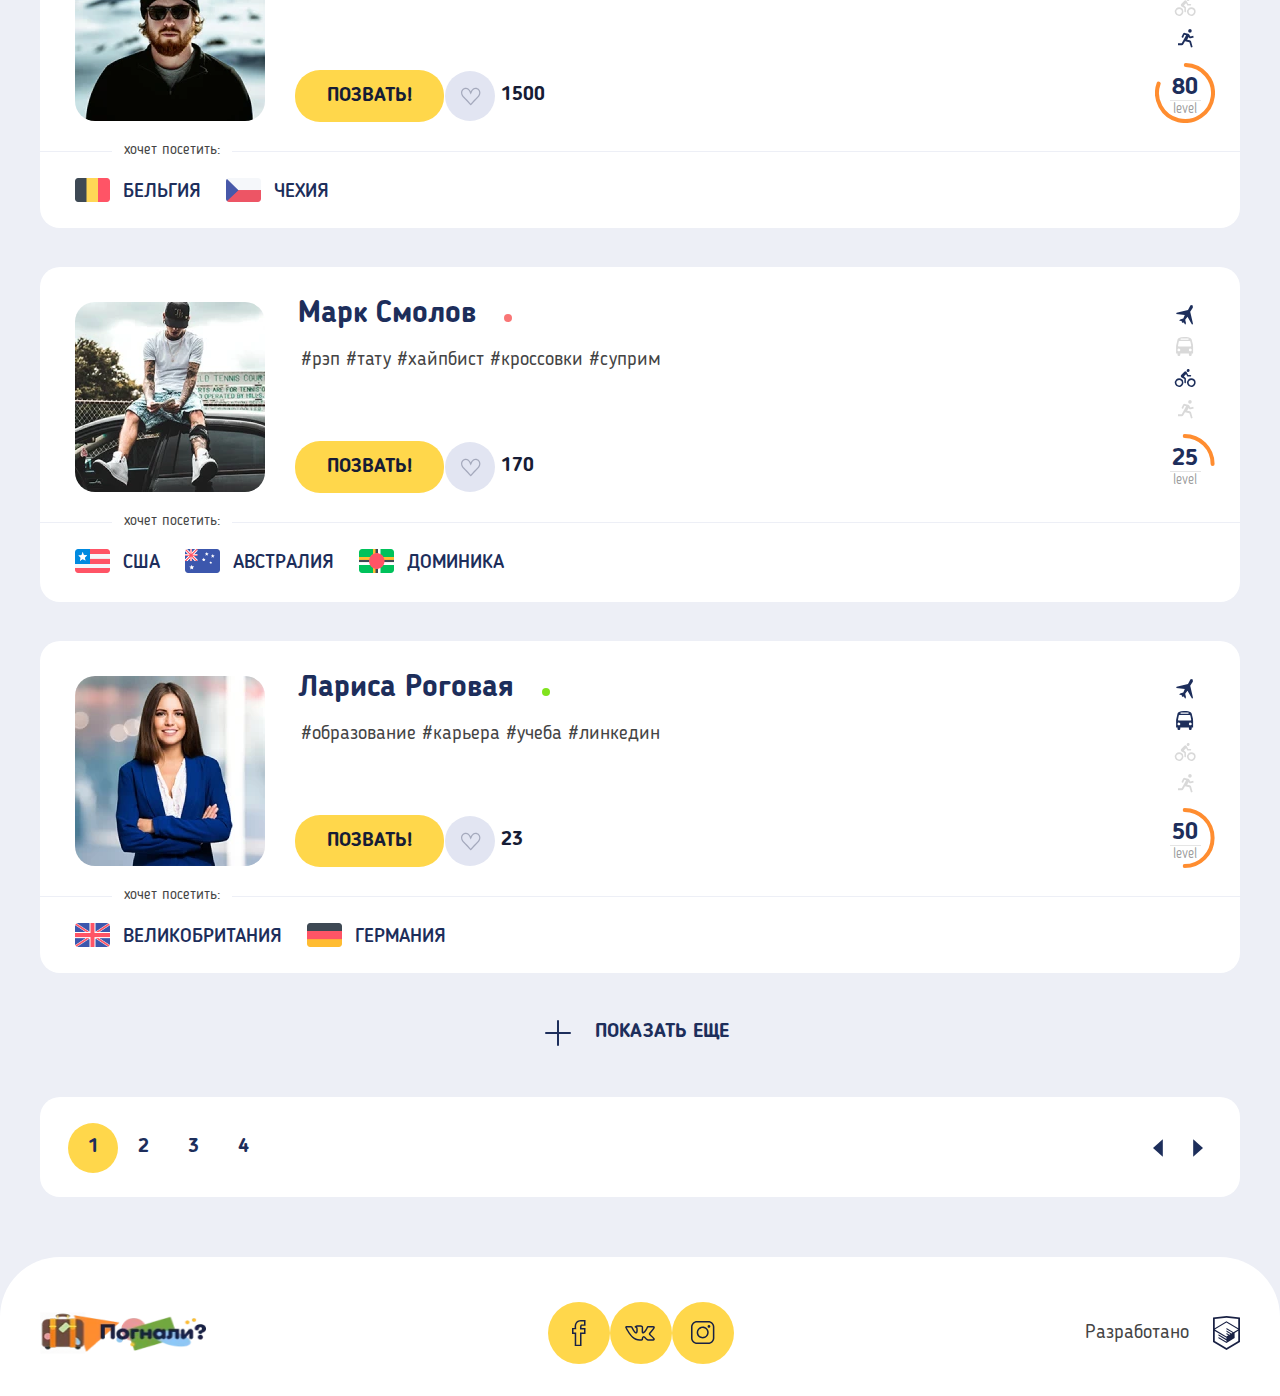
<file: catalog.html>
<!DOCTYPE html><html class="page" lang="ru"><head><meta charset="utf-8"><meta name="viewport" content="width=device-width,initial-scale=1"><title>Попутчики - Сервис для путешествий «Погнали»</title><link rel="stylesheet" href="css/style.min.css"><link rel="icon" href="img/favicon.png" type="image/png"><link rel="preload" href="fonts/bloggersans.woff2" as="font"></head><body class="page__body page__body--inner"><!-- модификаторы у page-header:
    opened - меню открыто
    closed - меню закрыто
    nojs - при неработающем js, кнопка закрытия отсутствует --><header class="page-header page-header--closed page-header--nojs"><nav class="main-nav container"><a class="main-nav__logo logo" href="index.html" tabindex="1"><picture><source type="image/webp" media="(min-width: 1440px)" srcset="img/logo/logo-desktop-white.webp, img/logo/logo-desktop-white@2x.webp 2x"><source type="image/webp" media="(min-width: 768px)" srcset="img/logo/logo-tablet-white.webp, img/logo/logo-tablet-white@2x.webp 2x"><source type="image/webp" srcset="img/logo/logo-mobile-white.webp, img/logo/logo-mobile-white@2x.webp 2x"><source media="(min-width: 1440px)" srcset="img/logo/logo-desktop-white.png, img/logo/logo-desktop-white@2x.png 2x"><source media="(min-width: 768px)" srcset="img/logo/logo-tablet-white.png, img/logo/logo-tablet-white@2x.png 2x"><img class="logo__image logo__image--closed logo__image--shown" src="img/logo/logo-mobile-white.png" srcset="img/logo/logo-mobile-white@2x.png 2x" width="96" height="15" alt="Логотип сервиса для путешествий «Погнали»"></picture><picture><source type="image/webp" media="(min-width: 1440px)" srcset="img/logo/logo-desktop-blue.webp, img/logo/logo-desktop-blue@2x.webp 2x"><source type="image/webp" media="(min-width: 768px)" srcset="img/logo/logo-tablet-blue.webp, img/logo/logo-tablet-blue@2x.webp 2x"><source type="image/webp" srcset="img/logo/logo-mobile-blue.webp, img/logo/logo-mobile-blue@2x.webp 2x"><source media="(min-width: 1440px)" srcset="img/logo/logo-desktop-blue.png, img/logo/logo-desktop-blue@2x.png 2x"><source media="(min-width: 768px)" srcset="img/logo/logo-tablet-blue.png, img/logo/logo-tablet-blue@2x.png 2x"><img class="logo__image logo__image--opened" src="img/logo/logo-mobile-blue.png" srcset="img/logo/logo-mobile-blue@2x.png 2x" width="96" height="15" alt="Логотип сервиса для путешествий «Погнали»"></picture></a><button class="main-nav__toggle" type="button"><span class="visually-hidden">Открыть меню</span></button> <a class="main-nav__login button button--menu-login" href="blank.html">Авторизация</a><ul class="main-nav__list site-nav"><li class="site-nav__item"><a class="site-nav__link" href="blank.html" tabindex="2"><span class="site-nav__link-text" data-hover="О сервисе">О сервисе</span></a></li><li class="site-nav__item"><a class="site-nav__link" href="form.html" tabindex="3"><span class="site-nav__link-text" data-hover="Направления">Направления</span></a></li><li class="site-nav__item"><a class="site-nav__link"><span class="site-nav__link-text" data-hover="Попутчики">Попутчики</span></a></li></ul><div class="main-nav__wrapper"><ul class="main-nav__contacts contacts"><li class="contacts__item"><a class="contacts__link contacts__link--phone" href="tel:+78005558628" tabindex="4" aria-label="Позвонить по телефону 88005558628"><svg class="contacts__icon" width="18" height="18"><use xlink:href="img/sprite.svg#icon-call"></use></svg> <svg class="contacts__icon-menu" width="17" height="15"><use xlink:href="img/sprite.svg#icon-phone"></use></svg> <span class="contacts__text">8 800 555-86-28</span></a></li><li class="contacts__item"><a class="contacts__link contacts__link--email" href="mailto:mail@htmlacademy.ru" tabindex="5" aria-label="Написать по электронной почте на адрес mail@htmlacademy.ru"><svg class="contacts__icon" width="16" height="14"><use xlink:href="img/sprite.svg#icon-mail"></use></svg> <svg class="contacts__icon-menu contacts__icon-menu--email" width="19" height="13"><use xlink:href="img/sprite.svg#icon-envelope"></use></svg> <span class="contacts__text">mail@htmlacademy.ru</span></a></li></ul><ul class="main-nav__social social"><li><a class="main-nav__social-link social__link" href="#" aria-label="Фейсбук"><svg class="main-nav__social-icon main-nav__social-icon--facebook" width="11" height="21"><use xlink:href="img/sprite.svg#icon-facebook"></use></svg></a></li><li><a class="main-nav__social-link social__link" href="#" aria-label="Вконтакте"><svg class="main-nav__social-icon main-nav__social-icon--vk" width="22" height="12"><use xlink:href="img/sprite.svg#icon-vk"></use></svg></a></li><li><a class="main-nav__social-link social__link" href="#" aria-label="Инстаграм"><svg class="main-nav__social-icon main-nav__social-icon--instagram" width="17" height="17"><use xlink:href="img/sprite.svg#icon-instagram"></use></svg></a></li></ul></div></nav></header><main class="page-main"><div class="page-main__heading-block page-main__heading-block--catalog"><div class="page-main__heading-container container"><h1 class="page-main__heading">Попутчики</h1><a class="page-main__home-link" href="index.html">На главную</a></div></div><section class="filter filter--closed filter--nojs"><div class="filter__container container"><h2 class="filter__heading">Фильтрация по странам:</h2><ul class="filter__category-list"><li class="filter__category-item"><a class="filter__category-link filter__category-link--active" href="#">Европа</a></li><li class="filter__category-item"><a class="filter__category-link" href="#">Азия</a></li><li class="filter__category-item"><a class="filter__category-link" href="#">Америка</a></li><li class="filter__category-item"><a class="filter__category-link" href="#">Острова</a></li></ul><button class="filter__toggle"><span class="filter__toggle-text filter__toggle-text--closed">Показать все</span> <span class="filter__toggle-text filter__toggle-text--opened">Свернуть</span></button><div class="filter__wrapper"><div class="filter__country-wrapper"><table class="filter__alphabet"><tr><td class="filter__letter filter__letter--selected">а</td><td class="filter__letter">б</td><td class="filter__letter">в</td><td class="filter__letter">г</td><td class="filter__letter">д</td></tr><tr><td class="filter__letter">е</td><td class="filter__letter">з</td><td class="filter__letter">и</td><td class="filter__letter">к</td><td class="filter__letter">л</td></tr><tr><td class="filter__letter">м</td><td class="filter__letter">н</td><td class="filter__letter">о</td><td class="filter__letter">п</td><td class="filter__letter">р</td></tr><tr><td class="filter__letter">с</td><td class="filter__letter">т</td><td class="filter__letter">у</td><td class="filter__letter">ф</td><td class="filter__letter">х</td></tr><tr><td class="filter__letter">ч</td><td class="filter__letter">ш</td><td class="filter__letter">э</td><td class="filter__letter">ю</td><td class="filter__letter">я</td></tr></table><div class="filter__country-selection"><div class="filter__country-block filter__country-block--selected"><h3 class="filter__country-letter">А</h3><ul class="filter__country-list"><li class="filter__country-item"><a class="filter__country-link" href="continent/country.html">Австралия</a></li><li class="filter__country-item"><a class="filter__country-link" href="continent/country.html">Австрия</a></li><li class="filter__country-item"><a class="filter__country-link" href="continent/country.html">Азербайджан</a></li><li class="filter__country-item"><a class="filter__country-link" href="continent/country.html">Албания</a></li><li class="filter__country-item"><a class="filter__country-link" href="continent/country.html">Алжир</a></li><li class="filter__country-item"><a class="filter__country-link" href="continent/country.html">Ангола</a></li><li class="filter__country-item"><a class="filter__country-link" href="continent/country.html">Андорра</a></li><li class="filter__country-item"><a class="filter__country-link" href="continent/country.html">Антигуа и Барбуда</a></li><li class="filter__country-item"><a class="filter__country-link" href="continent/country.html">Аргентина</a></li><li class="filter__country-item"><a class="filter__country-link" href="continent/country.html">Армения</a></li><li class="filter__country-item"><a class="filter__country-link" href="continent/country.html">Афганистан</a></li></ul></div><div class="filter__country-block"><h3 class="filter__country-letter">Б</h3><ul class="filter__country-list"><li class="filter__country-item"><a class="filter__country-link" href="continent/country.html">Багамские Острова</a></li><li class="filter__country-item"><a class="filter__country-link" href="continent/country.html">Бангладеш</a></li><li class="filter__country-item"><a class="filter__country-link" href="continent/country.html">Барбадос</a></li><li class="filter__country-item"><a class="filter__country-link" href="continent/country.html">Бахрейн</a></li><li class="filter__country-item"><a class="filter__country-link" href="continent/country.html">Белоруссия</a></li><li class="filter__country-item"><a class="filter__country-link" href="continent/country.html">Белиз</a></li><li class="filter__country-item"><a class="filter__country-link" href="continent/country.html">Бельгия</a></li><li class="filter__country-item"><a class="filter__country-link" href="continent/country.html">Бенин</a></li><li class="filter__country-item"><a class="filter__country-link" href="continent/country.html">Болгария</a></li><li class="filter__country-item"><a class="filter__country-link" href="continent/country.html">Боливия</a></li><li class="filter__country-item"><a class="filter__country-link" href="continent/country.html">Босния и Герцеговина</a></li><li class="filter__country-item"><a class="filter__country-link" href="continent/country.html">Ботсвана</a></li><li class="filter__country-item"><a class="filter__country-link" href="continent/country.html">Бразилия</a></li><li class="filter__country-item"><a class="filter__country-link" href="continent/country.html">Бруней</a></li><li class="filter__country-item"><a class="filter__country-link" href="continent/country.html">Буркина-Фасо</a></li><li class="filter__country-item"><a class="filter__country-link" href="continent/country.html">Бурунди</a></li><li class="filter__country-item"><a class="filter__country-link" href="continent/country.html">Бутан</a></li></ul></div><div class="filter__country-block"><h3 class="filter__country-letter">B</h3><ul class="filter__country-list"><li class="filter__country-item"><a class="filter__country-link" href="continent/country.html">Вануату</a></li><li class="filter__country-item"><a class="filter__country-link" href="continent/country.html">Великобритания</a></li><li class="filter__country-item"><a class="filter__country-link" href="continent/country.html">Венгрия</a></li><li class="filter__country-item"><a class="filter__country-link" href="continent/country.html">Венесуэла</a></li><li class="filter__country-item"><a class="filter__country-link" href="continent/country.html">Восточный Тимор</a></li><li class="filter__country-item"><a class="filter__country-link" href="continent/country.html">Вьетнам</a></li></ul></div><div class="filter__country-block"><h3 class="filter__country-letter">Г</h3><ul class="filter__country-list"><li class="filter__country-item"><a class="filter__country-link" href="continent/country.html">Габон</a></li><li class="filter__country-item"><a class="filter__country-link" href="continent/country.html">Гаити</a></li><li class="filter__country-item"><a class="filter__country-link" href="continent/country.html">Гайана</a></li><li class="filter__country-item"><a class="filter__country-link" href="continent/country.html">Гамбия</a></li><li class="filter__country-item"><a class="filter__country-link" href="continent/country.html">Гана</a></li><li class="filter__country-item"><a class="filter__country-link" href="continent/country.html">Гватемала</a></li><li class="filter__country-item"><a class="filter__country-link" href="continent/country.html">Гвинея</a></li><li class="filter__country-item"><a class="filter__country-link" href="continent/country.html">Гвинея-Бисау</a></li><li class="filter__country-item"><a class="filter__country-link" href="continent/country.html">Германия</a></li><li class="filter__country-item"><a class="filter__country-link" href="continent/country.html">Гондурас</a></li><li class="filter__country-item"><a class="filter__country-link" href="continent/country.html">Гренада</a></li><li class="filter__country-item"><a class="filter__country-link" href="continent/country.html">Греция</a></li><li class="filter__country-item"><a class="filter__country-link" href="continent/country.html">Грузия</a></li></ul></div><div class="filter__country-block"><h3 class="filter__country-letter">Д</h3><ul class="filter__country-list"><li class="filter__country-item"><a class="filter__country-link" href="continent/country.html">Дания</a></li><li class="filter__country-item"><a class="filter__country-link" href="continent/country.html">Джибути</a></li><li class="filter__country-item"><a class="filter__country-link" href="continent/country.html">Доминика</a></li><li class="filter__country-item"><a class="filter__country-link" href="continent/country.html">Доминикана</a></li></ul></div><div class="filter__country-block"><h3 class="filter__country-letter">Е</h3><ul class="filter__country-list"><li class="filter__country-item"><a class="filter__country-link" href="continent/country.html">Египет</a></li></ul></div><div class="filter__country-block"><h3 class="filter__country-letter">З</h3><ul class="filter__country-list"><li class="filter__country-item"><a class="filter__country-link" href="continent/country.html">Замбия</a></li><li class="filter__country-item"><a class="filter__country-link" href="continent/country.html">Зимбабве</a></li></ul></div><div class="filter__country-block"><h3 class="filter__country-letter">И</h3><ul class="filter__country-list"><li class="filter__country-item"><a class="filter__country-link" href="continent/country.html">Израиль</a></li><li class="filter__country-item"><a class="filter__country-link" href="continent/country.html">Индия</a></li><li class="filter__country-item"><a class="filter__country-link" href="continent/country.html">Индонезия</a></li><li class="filter__country-item"><a class="filter__country-link" href="continent/country.html">Иордания</a></li><li class="filter__country-item"><a class="filter__country-link" href="continent/country.html">Ирак</a></li><li class="filter__country-item"><a class="filter__country-link" href="continent/country.html">Иран</a></li><li class="filter__country-item"><a class="filter__country-link" href="continent/country.html">Ирландия</a></li><li class="filter__country-item"><a class="filter__country-link" href="continent/country.html">Исландия</a></li><li class="filter__country-item"><a class="filter__country-link" href="continent/country.html">Испания</a></li><li class="filter__country-item"><a class="filter__country-link" href="continent/country.html">Италия</a></li></ul></div><div class="filter__country-block"><h3 class="filter__country-letter">К</h3><ul class="filter__country-list"><li class="filter__country-item"><a class="filter__country-link" href="continent/country.html">Кабо-Верде</a></li><li class="filter__country-item"><a class="filter__country-link" href="continent/country.html">Казахстан</a></li><li class="filter__country-item"><a class="filter__country-link" href="continent/country.html">Камбоджа</a></li><li class="filter__country-item"><a class="filter__country-link" href="continent/country.html">Камерун</a></li><li class="filter__country-item"><a class="filter__country-link" href="continent/country.html">Канада</a></li><li class="filter__country-item"><a class="filter__country-link" href="continent/country.html">Катар</a></li><li class="filter__country-item"><a class="filter__country-link" href="continent/country.html">Кения</a></li><li class="filter__country-item"><a class="filter__country-link" href="continent/country.html">Кипр</a></li><li class="filter__country-item"><a class="filter__country-link" href="continent/country.html">Киргизия</a></li><li class="filter__country-item"><a class="filter__country-link" href="continent/country.html">Кирибати</a></li><li class="filter__country-item"><a class="filter__country-link" href="continent/country.html">Китай</a></li><li class="filter__country-item"><a class="filter__country-link" href="continent/country.html">Колумбия</a></li></ul></div><div class="filter__country-block"><h3 class="filter__country-letter">Л</h3><ul class="filter__country-list"><li class="filter__country-item"><a class="filter__country-link" href="continent/country.html">Лаос</a></li><li class="filter__country-item"><a class="filter__country-link" href="continent/country.html">Латвия</a></li><li class="filter__country-item"><a class="filter__country-link" href="continent/country.html">Лесото</a></li><li class="filter__country-item"><a class="filter__country-link" href="continent/country.html">Либерия</a></li><li class="filter__country-item"><a class="filter__country-link" href="continent/country.html">Ливан</a></li><li class="filter__country-item"><a class="filter__country-link" href="continent/country.html">Ливия</a></li><li class="filter__country-item"><a class="filter__country-link" href="continent/country.html">Литва</a></li><li class="filter__country-item"><a class="filter__country-link" href="continent/country.html">Лихтенштейн</a></li><li class="filter__country-item"><a class="filter__country-link" href="continent/country.html">Люксембург</a></li></ul></div><div class="filter__country-block"><h3 class="filter__country-letter">М</h3><ul class="filter__country-list"><li class="filter__country-item"><a class="filter__country-link" href="continent/country.html">Маврикий</a></li><li class="filter__country-item"><a class="filter__country-link" href="continent/country.html">Мавритания</a></li><li class="filter__country-item"><a class="filter__country-link" href="continent/country.html">Мадагаскар</a></li><li class="filter__country-item"><a class="filter__country-link" href="continent/country.html">Малави</a></li><li class="filter__country-item"><a class="filter__country-link" href="continent/country.html">Малайзия</a></li><li class="filter__country-item"><a class="filter__country-link" href="continent/country.html">Мали</a></li><li class="filter__country-item"><a class="filter__country-link" href="continent/country.html">Мальдивы</a></li><li class="filter__country-item"><a class="filter__country-link" href="continent/country.html">Мальта</a></li><li class="filter__country-item"><a class="filter__country-link" href="continent/country.html">Марокко</a></li><li class="filter__country-item"><a class="filter__country-link">&nbsp;</a></li></ul></div><div class="filter__country-block"><h3 class="filter__country-letter">Н</h3><ul class="filter__country-list"><li class="filter__country-item"><a class="filter__country-link" href="continent/country.html">Намибия</a></li><li class="filter__country-item"><a class="filter__country-link" href="continent/country.html">Науру</a></li><li class="filter__country-item"><a class="filter__country-link" href="continent/country.html">Непал</a></li><li class="filter__country-item"><a class="filter__country-link" href="continent/country.html">Нигер</a></li><li class="filter__country-item"><a class="filter__country-link" href="continent/country.html">Нигерия</a></li><li class="filter__country-item"><a class="filter__country-link" href="continent/country.html">Нидерланды</a></li><li class="filter__country-item"><a class="filter__country-link" href="continent/country.html">Никарагуа</a></li><li class="filter__country-item"><a class="filter__country-link" href="continent/country.html">Новая Зеландия</a></li><li class="filter__country-item"><a class="filter__country-link" href="continent/country.html">Норвегия</a></li></ul></div><div class="filter__country-block"><h3 class="filter__country-letter">О</h3><ul class="filter__country-list"><li class="filter__country-item"><a class="filter__country-link" href="continent/country.html">ОАЭ</a></li><li class="filter__country-item"><a class="filter__country-link" href="continent/country.html">Оман</a></li></ul></div><div class="filter__country-block"><h3 class="filter__country-letter">П</h3><ul class="filter__country-list"><li class="filter__country-item"><a class="filter__country-link" href="continent/country.html">Пакистан</a></li><li class="filter__country-item"><a class="filter__country-link" href="continent/country.html">Палау</a></li><li class="filter__country-item"><a class="filter__country-link" href="continent/country.html">Панама</a></li><li class="filter__country-item"><a class="filter__country-link" href="continent/country.html">Папуа - Новая Гвинея</a></li><li class="filter__country-item"><a class="filter__country-link" href="continent/country.html">Парагвай</a></li><li class="filter__country-item"><a class="filter__country-link" href="continent/country.html">Перу</a></li><li class="filter__country-item"><a class="filter__country-link" href="continent/country.html">Польша</a></li><li class="filter__country-item"><a class="filter__country-link" href="continent/country.html">Португалия</a></li></ul></div><div class="filter__country-block"><h3 class="filter__country-letter">Р</h3><ul class="filter__country-list"><li class="filter__country-item"><a class="filter__country-link" href="continent/country.html">Руанда</a></li><li class="filter__country-item"><a class="filter__country-link" href="continent/country.html">Румыния</a></li><li class="filter__country-item"><a class="filter__country-link" href="continent/country.html">Россия</a></li></ul></div><div class="filter__country-block"><h3 class="filter__country-letter">С</h3><ul class="filter__country-list"><li class="filter__country-item"><a class="filter__country-link" href="continent/country.html">Сальвадор</a></li><li class="filter__country-item"><a class="filter__country-link" href="continent/country.html">Самоа</a></li><li class="filter__country-item"><a class="filter__country-link" href="continent/country.html">Сан-Марино</a></li><li class="filter__country-item"><a class="filter__country-link" href="continent/country.html">Саудовская Аравия</a></li><li class="filter__country-item"><a class="filter__country-link" href="continent/country.html">Сейшелы</a></li><li class="filter__country-item"><a class="filter__country-link" href="continent/country.html">Сенегал</a></li><li class="filter__country-item"><a class="filter__country-link" href="continent/country.html">Сербия</a></li><li class="filter__country-item"><a class="filter__country-link" href="continent/country.html">Сингапур</a></li><li class="filter__country-item"><a class="filter__country-link" href="continent/country.html">Сирия</a></li><li class="filter__country-item"><a class="filter__country-link" href="continent/country.html">Словакия</a></li><li class="filter__country-item"><a class="filter__country-link" href="continent/country.html">Словения</a></li><li class="filter__country-item"><a class="filter__country-link" href="continent/country.html">США</a></li></ul></div><div class="filter__country-block"><h3 class="filter__country-letter">Т</h3><ul class="filter__country-list"><li class="filter__country-item"><a class="filter__country-link" href="continent/country.html">Таджикистан</a></li><li class="filter__country-item"><a class="filter__country-link" href="continent/country.html">Таиланд</a></li><li class="filter__country-item"><a class="filter__country-link" href="continent/country.html">Танзания</a></li><li class="filter__country-item"><a class="filter__country-link" href="continent/country.html">Того</a></li><li class="filter__country-item"><a class="filter__country-link" href="continent/country.html">Тонга</a></li><li class="filter__country-item"><a class="filter__country-link" href="continent/country.html">Тринидад и Тобаго</a></li><li class="filter__country-item"><a class="filter__country-link" href="continent/country.html">Тувалу</a></li><li class="filter__country-item"><a class="filter__country-link" href="continent/country.html">Тунис</a></li><li class="filter__country-item"><a class="filter__country-link" href="continent/country.html">Туркмения</a></li><li class="filter__country-item"><a class="filter__country-link" href="continent/country.html">Турция</a></li></ul></div><div class="filter__country-block"><h3 class="filter__country-letter">У</h3><ul class="filter__country-list"><li class="filter__country-item"><a class="filter__country-link" href="continent/country.html">Уганда</a></li><li class="filter__country-item"><a class="filter__country-link" href="continent/country.html">Узбекистан</a></li><li class="filter__country-item"><a class="filter__country-link" href="continent/country.html">Украина</a></li><li class="filter__country-item"><a class="filter__country-link" href="continent/country.html">Уругвай</a></li></ul></div><div class="filter__country-block"><h3 class="filter__country-letter">Ф</h3><ul class="filter__country-list"><li class="filter__country-item"><a class="filter__country-link" href="continent/country.html">Фиджи</a></li><li class="filter__country-item"><a class="filter__country-link" href="continent/country.html">Филиппины</a></li><li class="filter__country-item"><a class="filter__country-link" href="continent/country.html">Финляндия</a></li><li class="filter__country-item"><a class="filter__country-link" href="continent/country.html">Франция</a></li></ul></div><div class="filter__country-block"><h3 class="filter__country-letter">Х</h3><ul class="filter__country-list"><li class="filter__country-item"><a class="filter__country-link" href="continent/country.html">Хорватия</a></li></ul></div><div class="filter__country-block"><h3 class="filter__country-letter">Ч</h3><ul class="filter__country-list"><li class="filter__country-item"><a class="filter__country-link" href="continent/country.html">Чад</a></li><li class="filter__country-item"><a class="filter__country-link" href="continent/country.html">Черногория</a></li><li class="filter__country-item"><a class="filter__country-link" href="continent/country.html">Чехия</a></li><li class="filter__country-item"><a class="filter__country-link" href="continent/country.html">Чили</a></li></ul></div><div class="filter__country-block"><h3 class="filter__country-letter">Ш</h3><ul class="filter__country-list"><li class="filter__country-item"><a class="filter__country-link" href="continent/country.html">Швейцария</a></li><li class="filter__country-item"><a class="filter__country-link" href="continent/country.html">Швеция</a></li><li class="filter__country-item"><a class="filter__country-link" href="continent/country.html">Шри-Ланка</a></li></ul></div><div class="filter__country-block"><h3 class="filter__country-letter">Э</h3><ul class="filter__country-list"><li class="filter__country-item"><a class="filter__country-link" href="continent/country.html">Эквадор</a></li><li class="filter__country-item"><a class="filter__country-link" href="continent/country.html">Эритрея</a></li><li class="filter__country-item"><a class="filter__country-link" href="continent/country.html">Эсватини</a></li><li class="filter__country-item"><a class="filter__country-link" href="continent/country.html">Эстония</a></li><li class="filter__country-item"><a class="filter__country-link" href="continent/country.html">Эфиопия</a></li></ul></div><div class="filter__country-block"><h3 class="filter__country-letter">Ю</h3><ul class="filter__country-list"><li class="filter__country-item"><a class="filter__country-link" href="continent/country.html">ЮАР</a></li><li class="filter__country-item"><a class="filter__country-link" href="continent/country.html">Южный Судан</a></li></ul></div><div class="filter__country-block"><h3 class="filter__country-letter">Я</h3><ul class="filter__country-list"><li class="filter__country-item"><a class="filter__country-link" href="continent/country.html">Ямайка</a></li><li class="filter__country-item"><a class="filter__country-link" href="continent/country.html">Япония</a></li></ul></div></div></div><button class="filter__hide" type="button"><span class="filter__hide-text">Свернуть</span></button></div></div></section><div class="container"><div class="page-main__catalog-wrapper"><section class="preferences"><h2 class="preferences__heading">Подберите идеального попутчика</h2><form class="preferences__form" action="https://echo.htmlacademy.ru" method="get" target="_blank"><div class="preferences__wrapper"><div class="preferences__block"><button class="preferences__toggle" type="button">Хобби<span>:</span> <svg class="preferences__icon-down" width="10" height="5"><use xlink:href="img/sprite.svg#icon-down"></use></svg></button><ul class="preferences__list"><li class="preferences__item checkbox"><input class="checkbox__input visually-hidden" type="checkbox" name="hobby-gym" id="gym-field" checked="checked"> <label class="checkbox__label checkbox__label--preferences" for="gym-field">Спортзал</label></li><li class="preferences__item checkbox"><input class="checkbox__input visually-hidden" type="checkbox" name="hobby-hookah" id="hookah-field"> <label class="checkbox__label checkbox__label--preferences" for="hookah-field">Кальян</label></li><li class="preferences__item checkbox"><input class="checkbox__input visually-hidden" type="checkbox" name="hobby-couch" id="couch-field"> <label class="checkbox__label checkbox__label--preferences" for="couch-field">Диван</label></li></ul></div><div class="preferences__block"><button class="preferences__toggle" type="button">Музыка<span>:</span> <svg class="preferences__icon-down" width="10" height="5"><use xlink:href="img/sprite.svg#icon-down"></use></svg></button><ul class="preferences__list"><li class="preferences__item checkbox"><input class="checkbox__input visually-hidden" type="checkbox" name="music-rock" id="rock-field" checked="checked"> <label class="checkbox__label checkbox__label--preferences" for="rock-field">Тяжелый рок</label></li><li class="preferences__item checkbox"><input class="checkbox__input visually-hidden" type="checkbox" name="music-rap" id="rap-field" checked="checked"> <label class="checkbox__label checkbox__label--preferences" for="rap-field">Русский рэп</label></li><li class="preferences__item checkbox"><input class="checkbox__input visually-hidden" type="checkbox" name="music-eurodance" id="eurodance-field"> <label class="checkbox__label checkbox__label--preferences" for="eurodance-field">Евроденс</label></li></ul></div><div class="preferences__block"><button class="preferences__toggle" type="button">Еда<span>:</span> <svg class="preferences__icon-down" width="10" height="5"><use xlink:href="img/sprite.svg#icon-down"></use></svg></button><ul class="preferences__list"><li class="preferences__item checkbox"><input class="checkbox__input visually-hidden" type="checkbox" name="food-meat-eater" id="meat-eater-field" checked="checked"> <label class="checkbox__label checkbox__label--preferences" for="meat-eater-field">Мясоед</label></li><li class="preferences__item checkbox"><input class="checkbox__input visually-hidden" type="checkbox" name="food-healthy-eater" id="healthy-eater-field"> <label class="checkbox__label checkbox__label--preferences" for="healthy-eater-field">Сидит на ПП</label></li><li class="preferences__item checkbox"><input class="checkbox__input visually-hidden" type="checkbox" name="food-vegan" id="vegan-field"> <label class="checkbox__label checkbox__label--preferences" for="vegan-field">Веган-сыроед</label></li></ul></div><div class="preferences__block preferences__block--transport"><button class="preferences__toggle" type="button">Транспорт<span>:</span> <svg class="preferences__icon-down" width="10" height="5"><use xlink:href="img/sprite.svg#icon-down"></use></svg></button><ul class="preferences__list preferences__list--transport transport"><li class="preferences__item transport__item checkbox"><input class="checkbox__input visually-hidden" type="checkbox" name="transport-avia" id="avia-field" aria-label="Тип передвижения авиаперелет" checked="checked"> <label class="checkbox__label checkbox__label--transport" for="avia-field"><svg class="checkbox__transport-icon" width="21" height="23"><use xlink:href="img/sprite.svg#icon-plane"></use></svg></label> <span class="checkbox__tooltip transport__tooltip">Авиаперелет</span></li><li class="preferences__item transport__item checkbox"><input class="checkbox__input visually-hidden" type="checkbox" name="transport-motor-transport" id="motor-transport-field" aria-label="Тип передвижения автотранспорт" checked="checked"> <label class="checkbox__label checkbox__label--transport" for="motor-transport-field"><svg class="checkbox__transport-icon" width="18" height="21"><use xlink:href="img/sprite.svg#icon-bus"></use></svg></label> <span class="checkbox__tooltip transport__tooltip">Автотранспорт</span></li><li class="preferences__item transport__item checkbox"><input class="checkbox__input visually-hidden" type="checkbox" name="transport-bicycle" id="bicycle-field" aria-label="Тип передвижения велосипед"> <label class="checkbox__label checkbox__label--transport" for="bicycle-field"><svg class="checkbox__transport-icon" width="25" height="24"><use xlink:href="img/sprite.svg#icon-bicycle"></use></svg></label> <span class="checkbox__tooltip transport__tooltip">Велосипед</span></li><li class="preferences__item transport__item checkbox"><input class="checkbox__input visually-hidden" type="checkbox" name="transport-on-foot" id="on-foot-field" aria-label="Тип передвижения пешком" checked="checked"> <label class="checkbox__label checkbox__label--transport" for="on-foot-field"><svg class="checkbox__transport-icon" width="21" height="24"><use xlink:href="img/sprite.svg#icon-run"></use></svg></label> <span class="checkbox__tooltip transport__tooltip">Пешком</span></li></ul></div><div class="preferences__block preferences__block--level"><button class="preferences__toggle" type="button">Левел<span>:</span> <svg class="preferences__icon-down" width="10" height="5"><use xlink:href="img/sprite.svg#icon-down"></use></svg></button><div class="preferences__level-output"><input class="preferences__level-input preferences__level-input--min" type="number" name="min-level" min="0" max="100" value="30" step="10" aria-label="Значение минимального уровня"> <input class="preferences__level-input preferences__level-input--max" type="number" name="max-level" min="0" max="100" value="100" step="10" aria-label="Значение максимального уровня"></div><div class="preferences__level-range"><div class="preferences__level-scale"><div class="preferences__level-bar"></div></div><button class="preferences__level-toggle preferences__level-toggle--min" type="button" aria-label="Минимальный уровень"></button> <button class="preferences__level-toggle preferences__level-toggle--max" type="button" aria-label="Максимальный уровень"></button></div></div></div><button class="preferences__submit" type="submit">Показать</button></form></section><section class="result"><h2 class="visually-hidden">Результат подбора</h2><ul class="result__list"><li class="result__item"><a class="result__avatar" href="blank.html" aria-label="Перейти на страницу пользователя Таня Фирсова"><picture><source type="image/webp" media="(min-width: 1440px)" srcset="img/catalog/firsova-desktop.webp, img/catalog/firsova-desktop@2x.webp 2x"><source type="image/webp" media="(min-width: 768px)" srcset="img/catalog/firsova-tablet.webp, img/catalog/firsova-tablet@2x.webp 2x"><source type="image/webp" srcset="img/catalog/firsova-mobile.webp, img/catalog/firsova-mobile@2x.webp 2x"><source media="(min-width: 1440px)" srcset="img/catalog/firsova-desktop.jpg, img/catalog/firsova-desktop@2x.jpg 2x"><source media="(min-width: 768px)" srcset="img/catalog/firsova-tablet.jpg, img/catalog/firsova-tablet@2x.jpg 2x"><img class="result__img" src="img/catalog/firsova-mobile.jpg" srcset="img/catalog/firsova-mobile@2x.jpg 2x" width="70" height="70" alt="Аватар пользователя Таня Фирсова"></picture></a><div class="result__wrapper"><h3 class="result__name"><a class="result__name-link result__name-link--offline" href="blank.html">Таня Фирсова</a></h3><ul class="result__tags"><li class="result__tags-item">#ЗОЖ</li><li class="result__tags-item">#ПП</li><li class="result__tags-item">#Фитнес</li><li class="result__tags-item">#пляж</li><li class="result__tags-item">#авокадо</li><li class="result__tags-item">#смузи</li></ul></div><div class="result__visit"><p class="result__description">хочет посетить:</p><ul class="result__countries-list"><li class="result__country flag flag--sri-lanka-catalog">Шри-Ланка</li><li class="result__country flag flag--thailand">Тайланд</li><li class="result__country flag flag--seychelles">Сейшелы</li></ul></div><div class="result__transport"><p class="result__description">транспорт:</p><ul class="result__transport-list transport"><li class="result__transport-item transport__item transport__item--active"><svg class="result__transport-icon transport__icon" width="21" height="23"><use xlink:href="img/sprite.svg#icon-plane"></use></svg> <span class="transport__tooltip">Авиаперелет</span></li><li class="result__transport-item transport__item"><svg class="result__transport-icon transport__icon" width="18" height="21"><use xlink:href="img/sprite.svg#icon-bus"></use></svg> <span class="transport__tooltip">Автотранспорт</span></li><li class="result__transport-item transport__item"><svg class="result__transport-icon transport__icon" width="25" height="24"><use xlink:href="img/sprite.svg#icon-bicycle"></use></svg> <span class="transport__tooltip">Велосипед</span></li><li class="result__transport-item transport__item"><svg class="result__transport-icon transport__icon" width="21" height="24"><use xlink:href="img/sprite.svg#icon-run"></use></svg> <span class="transport__tooltip">Пешком</span></li></ul></div><div class="result__button-wrapper"><a class="result__invite button button--invite" href="blank.html">Позвать!</a> <button class="result__heart result__heart--active" aria-label="Поставить лайк пользователю"><span class="result__likes-number">1,5 М</span></button></div><div class="result__level"><p class="result__description">левел:</p><div class="result__level-value"><p class="result__level-number">99</p><p class="result__level-text">level</p><svg class="result__level-icon" width="45" height="45" fill="none"><use xlink:href="img/sprite.svg#level-catalog-99"></use></svg></div></div></li><li class="result__item"><a class="result__avatar" href="blank.html" aria-label="Перейти на страницу пользователя Петя Демин"><picture><source type="image/webp" media="(min-width: 1440px)" srcset="img/catalog/demin-desktop.webp, img/catalog/demin-desktop@2x.webp 2x"><source type="image/webp" media="(min-width: 768px)" srcset="img/catalog/demin-tablet.webp, img/catalog/demin-tablet@2x.webp 2x"><source type="image/webp" srcset="img/catalog/demin-mobile.webp, img/catalog/demin-mobile@2x.webp 2x"><source media="(min-width: 1440px)" srcset="img/catalog/demin-desktop.jpg, img/catalog/demin-desktop@2x.jpg 2x"><source media="(min-width: 768px)" srcset="img/catalog/demin-tablet.jpg, img/catalog/demin-tablet@2x.jpg 2x"><img class="result__img" src="img/catalog/demin-mobile.jpg" srcset="img/catalog/demin-mobile@2x.jpg 2x" width="70" height="70" alt="Аватар пользователя Петя Демин"></picture></a><div class="result__wrapper"><h3 class="result__name"><a class="result__name-link result__name-link--offline" href="blank.html">Петя Демин</a></h3><ul class="result__tags"><li class="result__tags-item">#бургер</li><li class="result__tags-item">#бар</li><li class="result__tags-item">#футбол</li><li class="result__tags-item">#концерт</li><li class="result__tags-item">#крафт</li></ul></div><div class="result__visit"><p class="result__description">хочет посетить:</p><ul class="result__countries-list"><li class="result__country flag flag--belgium">Бельгия</li><li class="result__country flag flag--czech">Чехия</li></ul></div><div class="result__transport"><p class="result__description">транспорт:</p><ul class="result__transport-list transport"><li class="result__transport-item transport__item transport__item--active"><svg class="result__transport-icon transport__icon" width="21" height="23"><use xlink:href="img/sprite.svg#icon-plane"></use></svg> <span class="transport__tooltip">Авиаперелет</span></li><li class="result__transport-item transport__item transport__item--active"><svg class="result__transport-icon transport__icon" width="18" height="21"><use xlink:href="img/sprite.svg#icon-bus"></use></svg> <span class="transport__tooltip">Автотранспорт</span></li><li class="result__transport-item transport__item"><svg class="result__transport-icon transport__icon" width="25" height="24"><use xlink:href="img/sprite.svg#icon-bicycle"></use></svg> <span class="transport__tooltip">Велосипед</span></li><li class="result__transport-item transport__item transport__item--active"><svg class="result__transport-icon transport__icon" width="21" height="24"><use xlink:href="img/sprite.svg#icon-run"></use></svg> <span class="transport__tooltip">Пешком</span></li></ul></div><div class="result__button-wrapper"><a class="result__invite button button--invite" href="blank.html">Позвать!</a> <button class="result__heart" aria-label="Поставить лайк пользователю"><span class="result__likes-number">1500</span></button></div><div class="result__level"><p class="result__description">левел:</p><div class="result__level-value"><p class="result__level-number">80</p><p class="result__level-text">level</p><svg class="result__level-icon" width="45" height="45" fill="none"><use xlink:href="img/sprite.svg#level-catalog-80"></use></svg></div></div></li><li class="result__item"><a class="result__avatar" href="blank.html" aria-label="Перейти на страницу пользователя Марк Смолов"><picture><source type="image/webp" media="(min-width: 1440px)" srcset="img/catalog/smolov-desktop.webp, img/catalog/smolov-desktop@2x.webp 2x"><source type="image/webp" media="(min-width: 768px)" srcset="img/catalog/smolov-tablet.webp, img/catalog/smolov-tablet@2x.webp 2x"><source type="image/webp" srcset="img/catalog/smolov-mobile.webp, img/catalog/smolov-mobile@2x.webp 2x"><source media="(min-width: 1440px)" srcset="img/catalog/smolov-desktop.jpg, img/catalog/smolov-desktop@2x.jpg 2x"><source media="(min-width: 768px)" srcset="img/catalog/smolov-tablet.jpg, img/catalog/smolov-tablet@2x.jpg 2x"><img class="result__img" src="img/catalog/smolov-mobile.jpg" srcset="img/catalog/smolov-mobile@2x.jpg 2x" width="70" height="70" alt="Аватар пользователя Марк Смолов"></picture></a><div class="result__wrapper"><h3 class="result__name"><a class="result__name-link result__name-link--offline" href="blank.html">Марк Смолов</a></h3><ul class="result__tags"><li class="result__tags-item">#рэп</li><li class="result__tags-item">#тату</li><li class="result__tags-item">#хайпбист</li><li class="result__tags-item">#кроссовки</li><li class="result__tags-item">#суприм</li></ul></div><div class="result__visit"><p class="result__description">хочет посетить:</p><ul class="result__countries-list"><li class="result__country flag flag--usa">США</li><li class="result__country flag flag--australia">Австралия</li><li class="result__country flag flag--dominica">Доминика</li></ul></div><div class="result__transport"><p class="result__description">транспорт:</p><ul class="result__transport-list transport"><li class="result__transport-item transport__item transport__item--active"><svg class="result__transport-icon transport__icon" width="21" height="23"><use xlink:href="img/sprite.svg#icon-plane"></use></svg> <span class="transport__tooltip">Авиаперелет</span></li><li class="result__transport-item transport__item"><svg class="result__transport-icon transport__icon" width="18" height="21"><use xlink:href="img/sprite.svg#icon-bus"></use></svg> <span class="transport__tooltip">Автотранспорт</span></li><li class="result__transport-item transport__item transport__item--active"><svg class="result__transport-icon transport__icon" width="25" height="24"><use xlink:href="img/sprite.svg#icon-bicycle"></use></svg> <span class="transport__tooltip">Велосипед</span></li><li class="result__transport-item transport__item"><svg class="result__transport-icon transport__icon" width="21" height="24"><use xlink:href="img/sprite.svg#icon-run"></use></svg> <span class="transport__tooltip">Пешком</span></li></ul></div><div class="result__button-wrapper"><a class="result__invite button button--invite" href="blank.html">Позвать!</a> <button class="result__heart" aria-label="Поставить лайк пользователю"><span class="result__likes-number">170</span></button></div><div class="result__level"><p class="result__description">левел:</p><div class="result__level-value"><p class="result__level-number">25</p><p class="result__level-text">level</p><svg class="result__level-icon" width="45" height="45" fill="none" x="46%"><use xlink:href="img/sprite.svg#level-catalog-25" x="46%"></use></svg></div></div></li><li class="result__item"><a class="result__avatar" href="blank.html" aria-label="Перейти на страницу пользователя Лариса Роговая"><picture><source type="image/webp" media="(min-width: 1440px)" srcset="img/catalog/rogovaya-desktop.webp, img/catalog/rogovaya-desktop@2x.webp 2x"><source type="image/webp" media="(min-width: 768px)" srcset="img/catalog/rogovaya-tablet.webp, img/catalog/rogovaya-tablet@2x.webp 2x"><source type="image/webp" srcset="img/catalog/rogovaya-mobile.webp, img/catalog/rogovaya-mobile@2x.webp 2x"><source media="(min-width: 1440px)" srcset="img/catalog/rogovaya-desktop.jpg, img/catalog/rogovaya-desktop@2x.jpg 2x"><source media="(min-width: 768px)" srcset="img/catalog/rogovaya-tablet.jpg, img/catalog/rogovaya-tablet@2x.jpg 2x"><img class="result__img" src="img/catalog/rogovaya-mobile.jpg" srcset="img/catalog/rogovaya-mobile@2x.jpg 2x" width="70" height="70" alt="Аватар пользователя Лариса Роговая"></picture></a><div class="result__wrapper"><h3 class="result__name"><a class="result__name-link result__name-link--online" href="blank.html">Лариса Роговая</a></h3><ul class="result__tags"><li class="result__tags-item">#образование</li><li class="result__tags-item">#карьера</li><li class="result__tags-item">#учеба</li><li class="result__tags-item">#линкедин</li></ul></div><div class="result__visit"><p class="result__description">хочет посетить:</p><ul class="result__countries-list"><li class="result__country flag flag--britain">Великобритания</li><li class="result__country flag flag--germany">Германия</li></ul></div><div class="result__transport"><p class="result__description">транспорт:</p><ul class="result__transport-list transport"><li class="result__transport-item transport__item transport__item--active"><svg class="result__transport-icon transport__icon" width="21" height="23"><use xlink:href="img/sprite.svg#icon-plane"></use></svg> <span class="transport__tooltip">Авиаперелет</span></li><li class="result__transport-item transport__item transport__item--active"><svg class="result__transport-icon transport__icon" width="18" height="21"><use xlink:href="img/sprite.svg#icon-bus"></use></svg> <span class="transport__tooltip">Автотранспорт</span></li><li class="result__transport-item transport__item"><svg class="result__transport-icon transport__icon" width="25" height="24"><use xlink:href="img/sprite.svg#icon-bicycle"></use></svg> <span class="transport__tooltip">Велосипед</span></li><li class="result__transport-item transport__item"><svg class="result__transport-icon transport__icon" width="21" height="24"><use xlink:href="img/sprite.svg#icon-run"></use></svg> <span class="transport__tooltip">Пешком</span></li></ul></div><div class="result__button-wrapper"><a class="result__invite button button--invite" href="blank.html">Позвать!</a> <button class="result__heart" aria-label="Поставить лайк пользователю"><span class="result__likes-number">23</span></button></div><div class="result__level"><p class="result__description">левел:</p><div class="result__level-value"><p class="result__level-number">50</p><p class="result__level-text">level</p><svg class="result__level-icon" width="45" height="45" fill="none"><use xlink:href="img/sprite.svg#level-catalog-50" x="46%"></use></svg></div></div></li></ul><a class="result__more" href="blank.html">Показать еще</a><div class="result__pagination"><ul class="result__pagination-list"><li class="result__pagination-item"><a class="result__pagination-page result__pagination-page--current">1</a></li><li class="result__pagination-item"><a class="result__pagination-page" href="#">2</a></li><li class="result__pagination-item"><a class="result__pagination-page" href="#">3</a></li><li class="result__pagination-item"><a class="result__pagination-page" href="#">4</a></li></ul><div class="result__page-direction"><a class="result__previous" aria-label="Предыдущая страница"><svg class="result__page-arrow" width="10" height="18"><use xlink:href="img/sprite.svg#page-arrow"></use></svg> </a><a class="result__next" href="#" aria-label="Следующая страница"><svg class="result__page-arrow result__page-arrow--next" width="10" height="18"><use xlink:href="img/sprite.svg#page-arrow"></use></svg></a></div></div></section></div></div></main><footer class="page-footer page-footer--inner"><div class="page-footer__container container"><a class="page-footer__logo logo" href="index.html"><picture><source type="image/webp" media="(min-width: 1440px)" srcset="img/logo/logo-desktop-blue.webp, img/logo/logo-desktop-blue@2x.webp 2x"><source type="image/webp" media="(min-width: 768px)" srcset="img/logo/logo-tablet-blue.webp, img/logo/logo-tablet-blue@2x.webp 2x"><source type="image/webp" srcset="img/logo/logo-mobile-blue.webp, img/logo/logo-mobile-blue@2x.webp 2x"><source media="(min-width: 1440px)" srcset="img/logo/logo-desktop-blue.png, img/logo/logo-desktop-blue@2x.png 2x"><source media="(min-width: 768px)" srcset="img/logo/logo-tablet-blue.png, img/logo/logo-tablet-blue@2x.png 2x"><img class="page-footer__logo-image logo__image" src="img/logo/logo-mobile-blue.png" srcset="img/logo/logo-mobile-blue@2x.png 2x" width="96" height="15" alt="Логотип сервиса для путешествий «Погнали»"></picture></a><ul class="page-footer__social social"><li><a class="page-footer__social-link social__link" href="#" aria-label="Фейсбук"><svg class="social-icon social-icon--facebook" width="11" height="21"><use xlink:href="img/sprite.svg#icon-facebook"></use></svg></a></li><li><a class="page-footer__social-link social__link" href="#" aria-label="Вконтакте"><svg class="social-icon social-icon--vk" width="22" height="12"><use xlink:href="img/sprite.svg#icon-vk"></use></svg></a></li><li><a class="page-footer__social-link social__link" href="#" aria-label="Инстаграм"><svg class="social-icon social-icon--instagram" width="17" height="17"><use xlink:href="img/sprite.svg#icon-instagram"></use></svg></a></li></ul><a class="page-footer__copyright" href="https://htmlacademy.ru/intensive/adaptive" aria-label="Онлайн-курс «Адаптивная вёрстка сайтов и автоматизация»">Разработано <span class="visually-hidden">HTML Academy</span></a></div></footer><script src="js/script.min.js"></script></body></html>
</file>
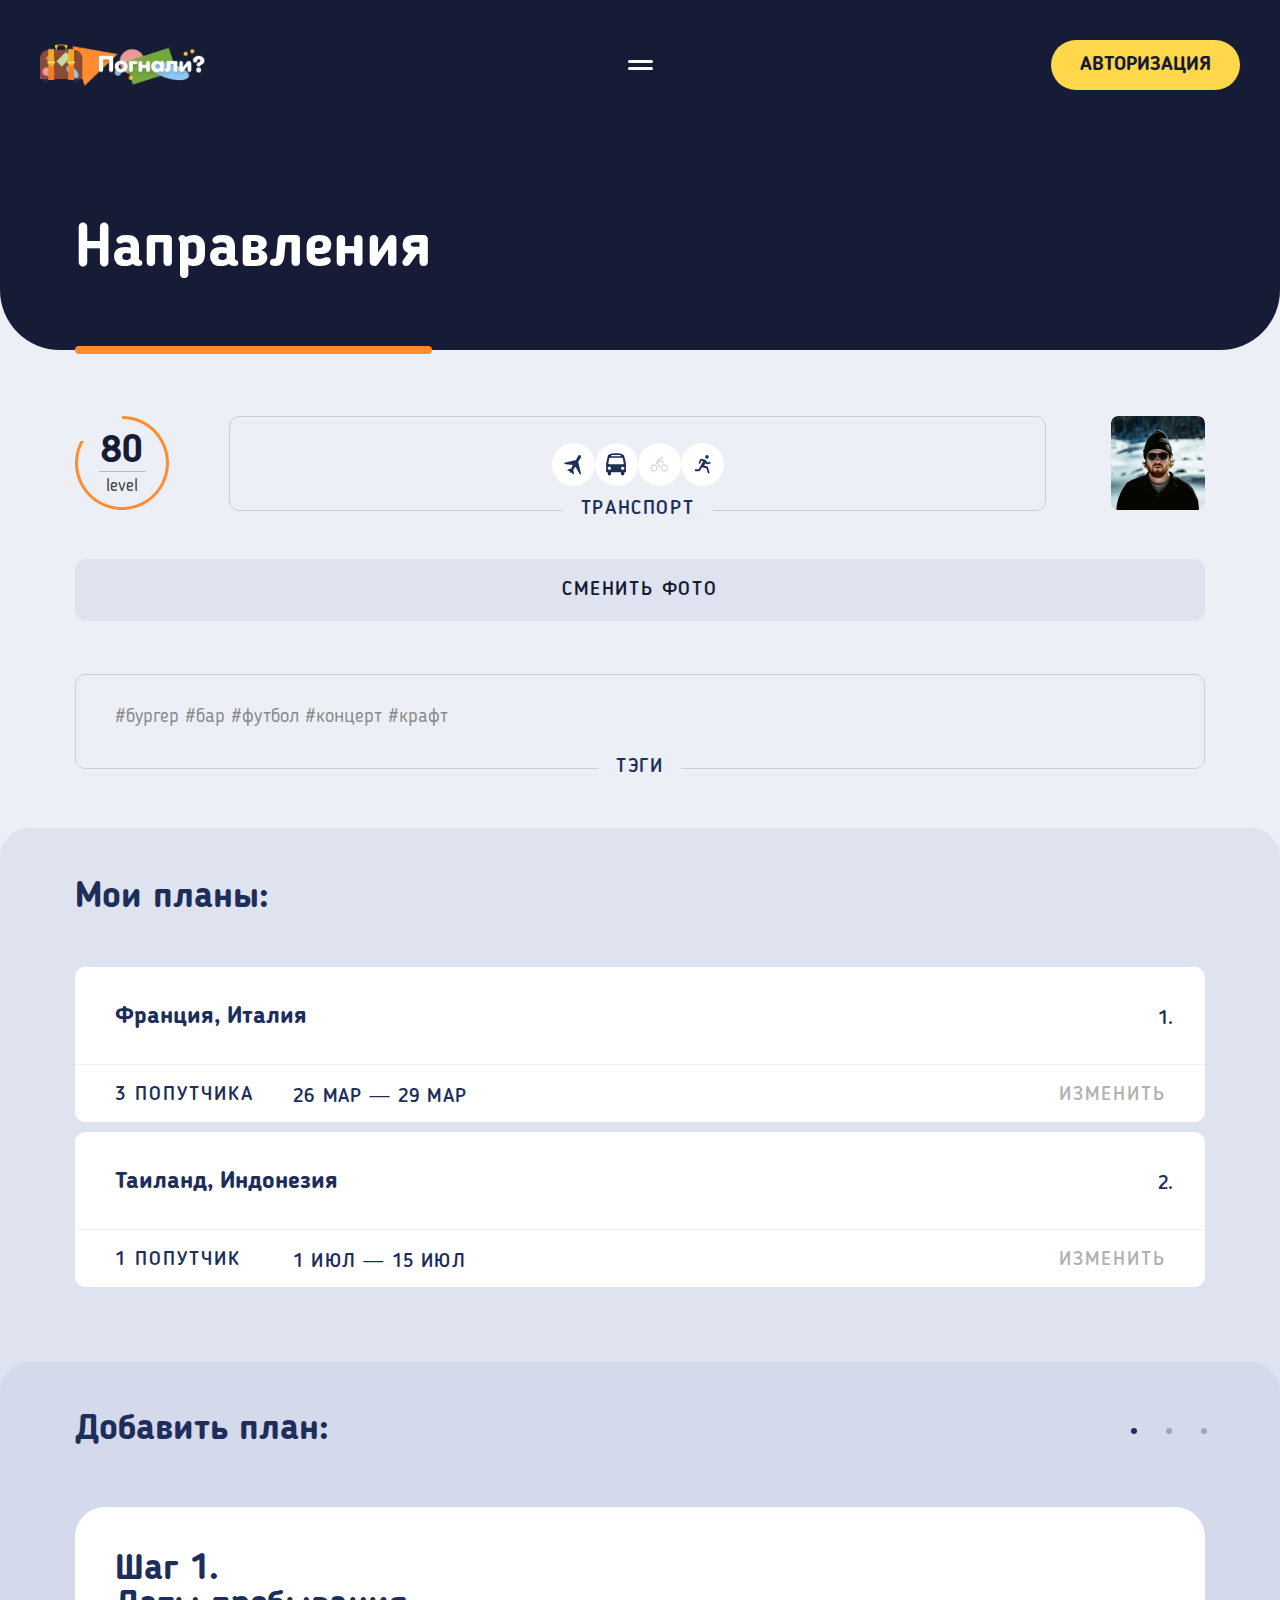
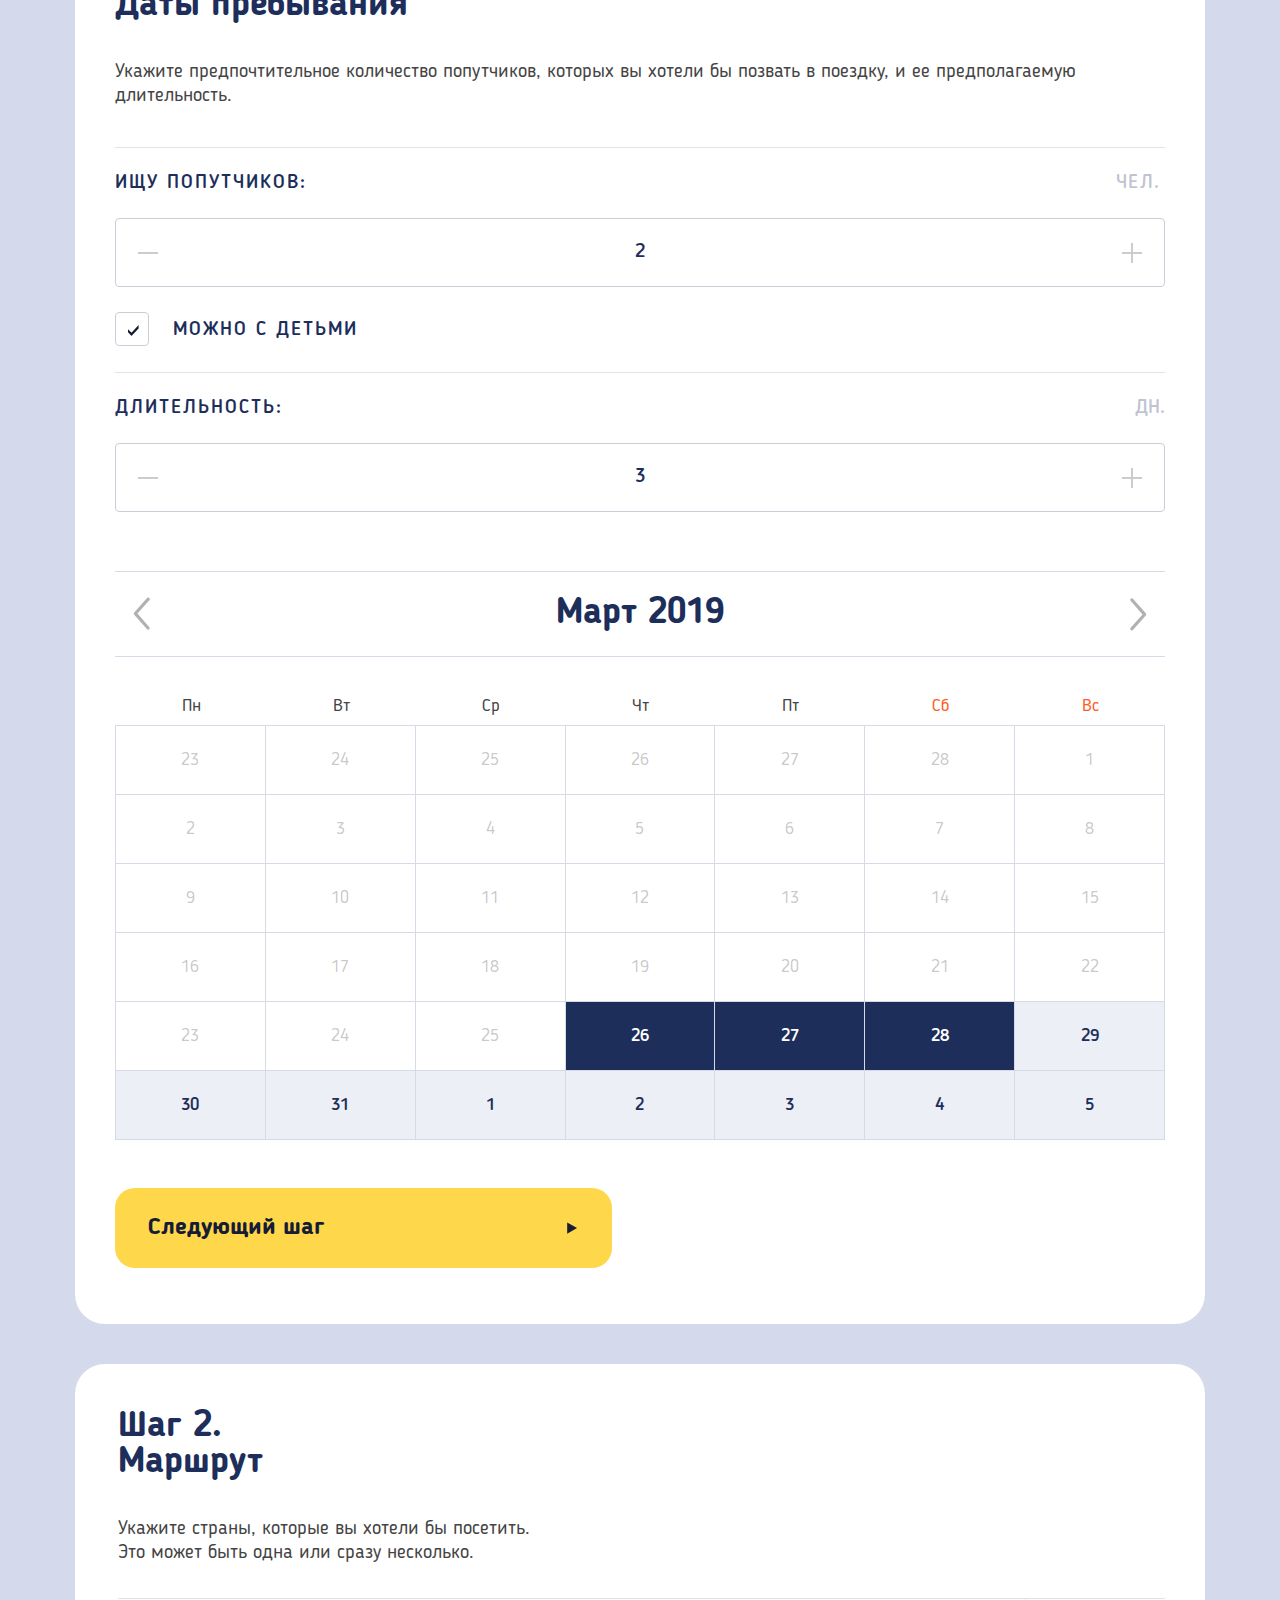
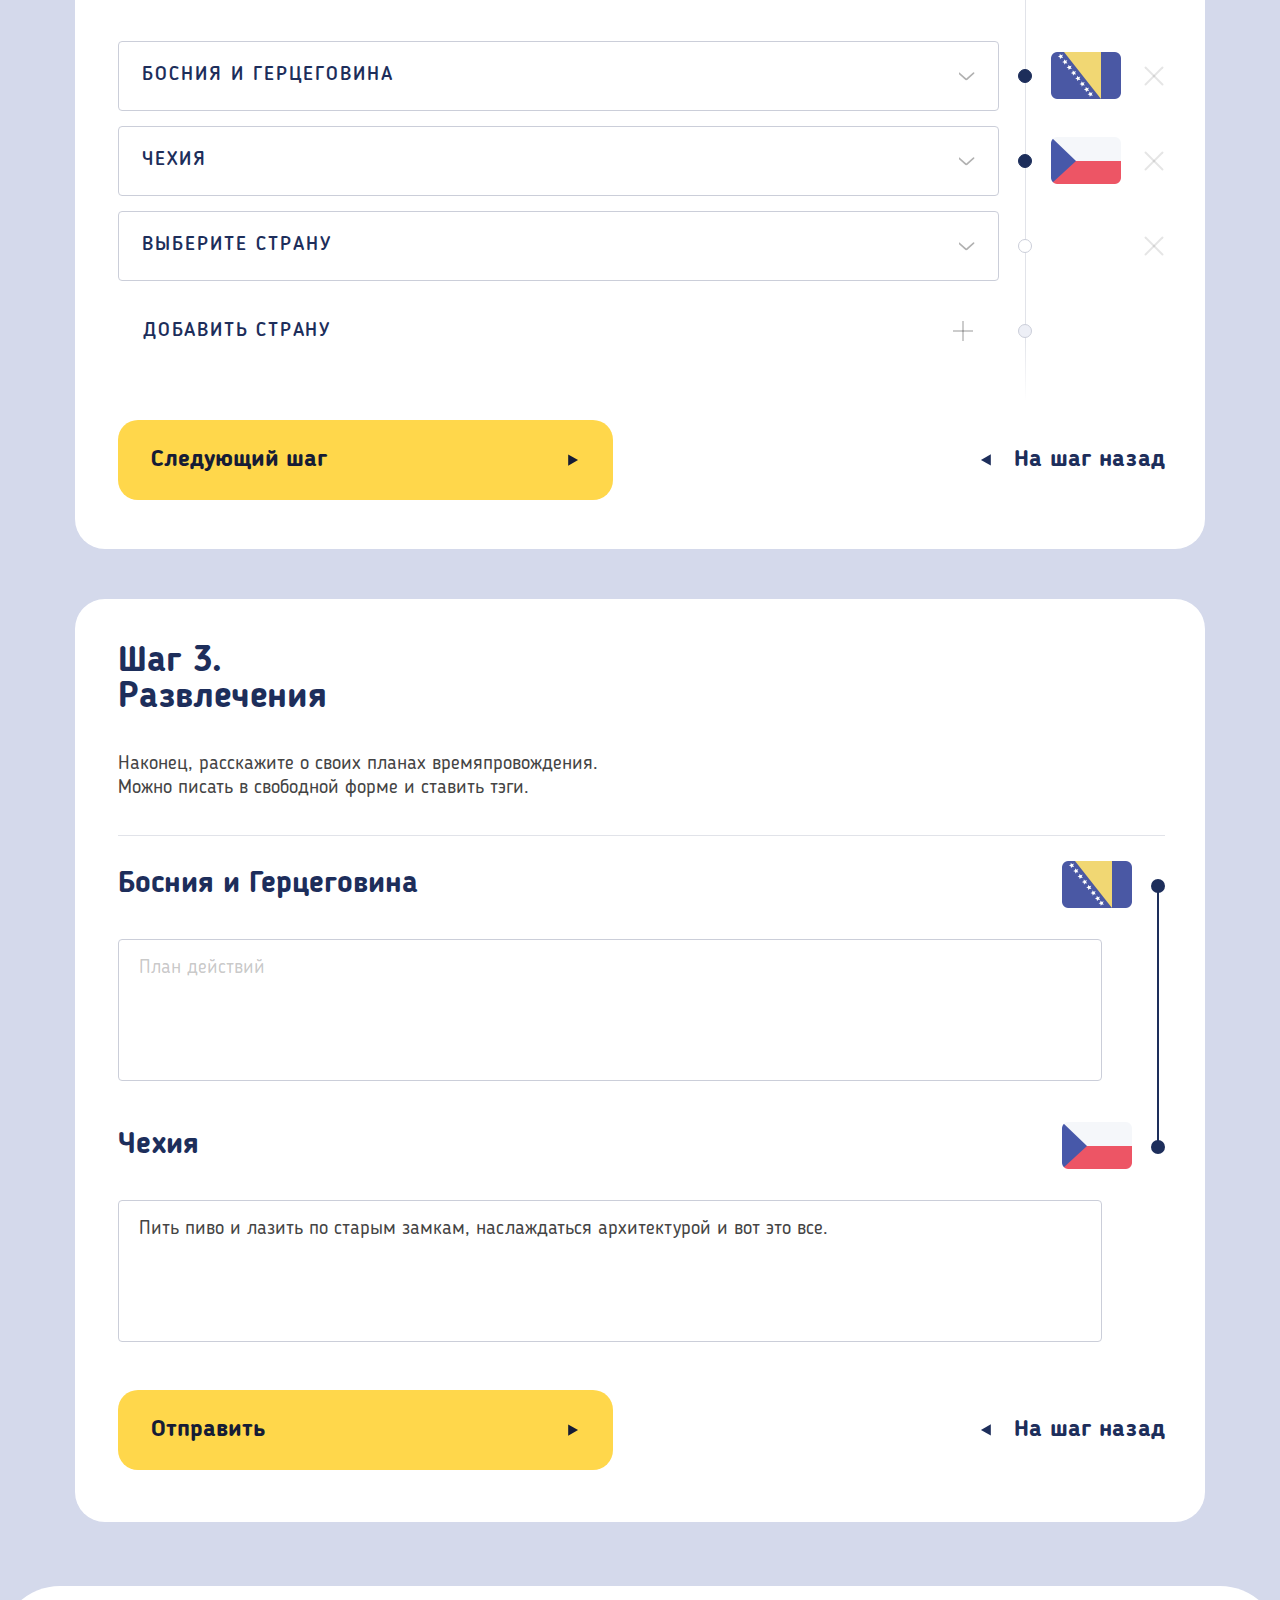
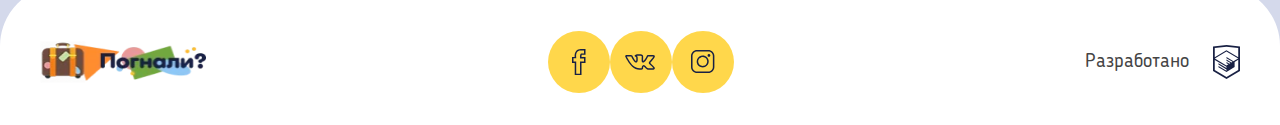
<file: form.html>
<!DOCTYPE html><html class="page" lang="ru"><head><meta charset="utf-8"><meta name="viewport" content="width=device-width,initial-scale=1"><title>Направления - Сервис для путешествий «Погнали»</title><link rel="stylesheet" href="css/style.min.css"><link rel="icon" href="img/favicon.png" type="image/png"><link rel="preload" href="fonts/bloggersans.woff2" as="font"></head><body class="page__body page__body--inner"><!-- модификаторы у page-header:
    opened - меню открыто
    closed - меню закрыто
    nojs - при неработающем js, кнопка закрытия отсутствует --><header class="page-header page-header--closed page-header--nojs"><nav class="main-nav container"><a class="main-nav__logo logo" href="index.html" tabindex="1"><picture><source type="image/webp" media="(min-width: 1440px)" srcset="img/logo/logo-desktop-white.webp, img/logo/logo-desktop-white@2x.webp 2x"><source type="image/webp" media="(min-width: 768px)" srcset="img/logo/logo-tablet-white.webp, img/logo/logo-tablet-white@2x.webp 2x"><source type="image/webp" srcset="img/logo/logo-mobile-white.webp, img/logo/logo-mobile-white@2x.webp 2x"><source media="(min-width: 1440px)" srcset="img/logo/logo-desktop-white.png, img/logo/logo-desktop-white@2x.png 2x"><source media="(min-width: 768px)" srcset="img/logo/logo-tablet-white.png, img/logo/logo-tablet-white@2x.png 2x"><img class="logo__image logo__image--closed logo__image--shown" src="img/logo/logo-mobile-white.png" srcset="img/logo/logo-mobile-white@2x.png 2x" width="96" height="15" alt="Логотип сервиса для путешествий «Погнали»"></picture><picture><source type="image/webp" media="(min-width: 1440px)" srcset="img/logo/logo-desktop-blue.webp, img/logo/logo-desktop-blue@2x.webp 2x"><source type="image/webp" media="(min-width: 768px)" srcset="img/logo/logo-tablet-blue.webp, img/logo/logo-tablet-blue@2x.webp 2x"><source type="image/webp" srcset="img/logo/logo-mobile-blue.webp, img/logo/logo-mobile-blue@2x.webp 2x"><source media="(min-width: 1440px)" srcset="img/logo/logo-desktop-blue.png, img/logo/logo-desktop-blue@2x.png 2x"><source media="(min-width: 768px)" srcset="img/logo/logo-tablet-blue.png, img/logo/logo-tablet-blue@2x.png 2x"><img class="logo__image logo__image--opened" src="img/logo/logo-mobile-blue.png" srcset="img/logo/logo-mobile-blue@2x.png 2x" width="96" height="15" alt="Логотип сервиса для путешествий «Погнали»"></picture></a><button class="main-nav__toggle" type="button"><span class="visually-hidden">Открыть меню</span></button> <a class="main-nav__login button button--menu-login" href="blank.html">Авторизация</a><ul class="main-nav__list site-nav"><li class="site-nav__item"><a class="site-nav__link" href="blank.html" tabindex="2"><span class="site-nav__link-text" data-hover="О сервисе">О сервисе</span></a></li><li class="site-nav__item"><a class="site-nav__link"><span class="site-nav__link-text" data-hover="Направления">Направления</span></a></li><li class="site-nav__item"><a class="site-nav__link" href="catalog.html" tabindex="3"><span class="site-nav__link-text" data-hover="Попутчики">Попутчики</span></a></li></ul><div class="main-nav__wrapper"><ul class="main-nav__contacts contacts"><li class="contacts__item"><a class="contacts__link contacts__link--phone" href="tel:+78005558628" tabindex="4" aria-label="Позвонить по телефону 88005558628"><svg class="contacts__icon" width="18" height="18"><use xlink:href="img/sprite.svg#icon-call"></use></svg> <svg class="contacts__icon-menu" width="17" height="15"><use xlink:href="img/sprite.svg#icon-phone"></use></svg> <span class="contacts__text">8 800 555-86-28</span></a></li><li class="contacts__item"><a class="contacts__link contacts__link--email" href="mailto:mail@htmlacademy.ru" tabindex="5" aria-label="Написать по электронной почте на адрес mail@htmlacademy.ru"><svg class="contacts__icon" width="16" height="14"><use xlink:href="img/sprite.svg#icon-mail"></use></svg> <svg class="contacts__icon-menu contacts__icon-menu--email" width="19" height="13"><use xlink:href="img/sprite.svg#icon-envelope"></use></svg> <span class="contacts__text">mail@htmlacademy.ru</span></a></li></ul><ul class="main-nav__social social"><li><a class="main-nav__social-link social__link" href="#" aria-label="Фейсбук"><svg class="main-nav__social-icon main-nav__social-icon--facebook" width="11" height="21"><use xlink:href="img/sprite.svg#icon-facebook"></use></svg></a></li><li><a class="main-nav__social-link social__link" href="#" aria-label="Вконтакте"><svg class="main-nav__social-icon main-nav__social-icon--vk" width="22" height="12"><use xlink:href="img/sprite.svg#icon-vk"></use></svg></a></li><li><a class="main-nav__social-link social__link" href="#" aria-label="Инстаграм"><svg class="main-nav__social-icon main-nav__social-icon--instagram" width="17" height="17"><use xlink:href="img/sprite.svg#icon-instagram"></use></svg></a></li></ul></div></nav></header><main class="page-main"><div class="page-main__heading-block"><div class="container"><h1 class="page-main__heading">Направления</h1></div></div><section class="user"><div class="user__container container"><h2 class="visually-hidden">Информация о пользователе</h2><div class="user__level"><p class="user__level-number">80</p><p class="user__level-text">level</p><svg class="user__level-icon" width="94" height="94"><use xlink:href="img/sprite.svg#level-form-80"></use></svg></div><picture><source type="image/webp" media="(min-width: 1440px)" srcset="img/users/avatar-demin-desktop.webp, img/users/avatar-demin-desktop@2x.webp 2x"><source type="image/webp" media="(min-width: 768px)" srcset="img/users/avatar-demin-tablet.webp, img/users/avatar-demin-tablet@2x.webp 2x"><source type="image/webp" srcset="img/users/avatar-demin-mobile.webp, img/users/avatar-demin-mobile@2x.webp 2x"><source media="(min-width: 1440px)" srcset="img/users/avatar-demin-desktop.jpg, img/users/avatar-demin-desktop@2x.jpg 2x"><source media="(min-width: 768px)" srcset="img/users/avatar-demin-tablet.jpg, img/users/avatar-demin-tablet@2x.jpg 2x"><img class="user__avatar" src="img/users/avatar-demin-mobile.jpg" srcset="img/users/avatar-demin-mobile@2x.jpg 2x" width="100" height="100" alt="Пользователь Петя Демин"></picture><a class="user__change-avatar" href="blank.html" aria-label="Загрузить новый аватар"><span>Сменить</span> фото</a><div class="user__block user__block--tags"><h3 class="user__title user__title--tags">Тэги</h3><form action="https://echo.htmlacademy.ru" method="post"><textarea class="user__tags" aria-label="Поле для ввода тэгов" placeholder="#бургер #бар #футбол #концерт #крафт"></textarea></form></div><div class="user__block user__block--transport"><h3 class="user__title">Транспорт</h3><form action="https://echo.htmlacademy.ru" method="post"><ul class="user__transport-list transport"><li class="user__transport-item transport__item checkbox"><input class="checkbox__input visually-hidden" type="checkbox" name="transport-avia" id="avia-field" aria-label="Тип передвижения авиаперелет" checked="checked"> <label class="checkbox__label checkbox__label--transport" for="avia-field"><svg class="checkbox__transport-icon" width="21" height="23"><use xlink:href="img/sprite.svg#icon-plane"></use></svg></label> <span class="checkbox__tooltip transport__tooltip">Авиаперелет</span></li><li class="user__transport-item transport__item checkbox"><input class="checkbox__input visually-hidden" type="checkbox" name="transport-motor-transport" id="motor-transport-field" aria-label="Тип передвижения автотранспорт" checked="checked"> <label class="checkbox__label checkbox__label--transport" for="motor-transport-field"><svg class="checkbox__transport-icon" width="18" height="21"><use xlink:href="img/sprite.svg#icon-bus"></use></svg></label> <span class="checkbox__tooltip transport__tooltip">Автотранспорт</span></li><li class="user__transport-item transport__item checkbox"><input class="checkbox__input visually-hidden" type="checkbox" name="transport-bicycle" id="bicycle-field" aria-label="Тип передвижения велосипед"> <label class="checkbox__label checkbox__label--transport" for="bicycle-field"><svg class="checkbox__transport-icon" width="25" height="24"><use xlink:href="img/sprite.svg#icon-bicycle"></use></svg></label> <span class="checkbox__tooltip transport__tooltip">Велосипед</span></li><li class="user__transport-item transport__item checkbox"><input class="checkbox__input visually-hidden" type="checkbox" name="transport-on-foot" id="on-foot-field" aria-label="Тип передвижения пешком" checked="checked"> <label class="checkbox__label checkbox__label--transport" for="on-foot-field"><svg class="checkbox__transport-icon" width="21" height="24"><use xlink:href="img/sprite.svg#icon-run"></use></svg></label> <span class="checkbox__tooltip transport__tooltip">Пешком</span></li></ul></form></div></div></section><section class="plans"><div class="plans__container container"><h2 class="plans__heading">Мои планы:</h2><ul class="plans__list"><li class="plans__item"><h3 class="plans__countries"><span class="plans__number">1.</span> Франция, Италия</h3><p class="plans__companions">3 попутчика</p><time class="plans__dates" datetime="2021-03-26">26 мар <span>&mdash;</span> 29 мар</time> <a class="plans__edit" href="blank.html">Изменить</a></li><li class="plans__item"><h3 class="plans__countries"><span class="plans__number">2.</span> Таиланд, Индонезия</h3><p class="plans__companions">1 попутчик</p><time class="plans__dates" datetime="2021-07-01">1 июл <span>&mdash;</span> 15 июл</time> <a class="plans__edit" href="blank.html">Изменить</a></li></ul></div></section><section class="new-plan"><div class="new-plan__container container"><h2 class="new-plan__heading">Добавить план:</h2><form class="new-plan__form" action="https://echo.htmlacademy.ru" method="post"><div class="new-plan__step" id="step-one"><div class="new-plan__top-wrapper"><div class="new-plan__description-wrapper"><h3 class="new-plan__title">Шаг 1.&ensp;<br>Даты пребывания</h3><p class="new-plan__description">Укажите предпочтительное количество попутчиков, которых вы&nbsp;хотели бы позвать в поездку, и ее предполагаемую длительность.</p></div><div class="new-plan__indicator-wrapper"><div class="new-plan__indicator new-plan__indicator--current"><div class="new-plan__marker"><span class="visually-hidden">Первый шаг</span></div><a class="new-plan__indicator-link">Даты</a></div><div class="new-plan__indicator"><div class="new-plan__marker"><span class="visually-hidden">Второй шаг</span></div><a class="new-plan__indicator-link" href="#step-two">Маршрут</a></div><div class="new-plan__indicator"><div class="new-plan__marker"><span class="visually-hidden">Третий шаг</span></div><a class="new-plan__indicator-link" href="#step-three">Развлечения</a></div></div></div><div class="new-plan__wrapper"><div class="new-plan__field-wrapper new-plan__field-wrapper--companions"><label class="new-plan__label" for="companions-number-field">Ищу попутчиков:</label><p class="new-plan__unit new-plan__unit--men">чел.</p><div class="new-plan__input-wrapper input"><input class="new-plan__input-number input__number" type="number" name="companions-number" id="companions-number-field" value="2" min="1" max="5"> <button class="new-plan__input-button input__button input__button--less" type="button" aria-label="Меньше"></button> <button class="new-plan__input-button input__button input__button--more" type="button" aria-label="Больше"></button></div></div><div class="new-plan__field-wrapper"><label class="new-plan__label" for="period-field">Длительность:</label><p class="new-plan__unit new-plan__unit--days">дн.</p><div class="new-plan__input-wrapper input"><input class="new-plan__input-number input__number" type="number" name="period" id="period-field" value="3" min="1" max="14"> <button class="new-plan__input-button input__button input__button--less" type="button" aria-label="Меньше"></button> <button class="new-plan__input-button input__button input__button--more" type="button" aria-label="Больше"></button></div></div><div class="new-plan__checkbox checkbox"><input class="checkbox__input visually-hidden" type="checkbox" name="with-children" id="with-children-field" checked="checked"> <label class="checkbox__label checkbox__label--new-plan" for="with-children-field">Можно с детьми</label></div></div><table class="new-plan__calendar calendar"><caption class="calendar__month"><button class="calendar__month-button calendar__month-button--previous" type="button" aria-label="Предыдущий месяц"></button> Март 2019 <button class="calendar__month-button calendar__month-button--next" type="button" aria-label="Следующий месяц"></button></caption><tr class="calendar__week"><th class="calendar__weekday">П<span>н</span></th><th class="calendar__weekday">В<span>т</span></th><th class="calendar__weekday">С<span>р</span></th><th class="calendar__weekday">Ч<span>т</span></th><th class="calendar__weekday">П<span>т</span></th><th class="calendar__weekday">С<span>б</span></th><th class="calendar__weekday">В<span>с</span></th></tr><tr><td class="calendar__day calendar__day calendar__day--disabled">23</td><td class="calendar__day calendar__day calendar__day--disabled">24</td><td class="calendar__day calendar__day calendar__day--disabled">25</td><td class="calendar__day calendar__day calendar__day--disabled">26</td><td class="calendar__day calendar__day calendar__day--disabled">27</td><td class="calendar__day calendar__day calendar__day--disabled">28</td><td class="calendar__day calendar__day calendar__day--disabled">1</td></tr><tr><td class="calendar__day calendar__day--disabled">2</td><td class="calendar__day calendar__day--disabled">3</td><td class="calendar__day calendar__day--disabled">4</td><td class="calendar__day calendar__day--disabled">5</td><td class="calendar__day calendar__day--disabled">6</td><td class="calendar__day calendar__day--disabled">7</td><td class="calendar__day calendar__day--disabled">8</td></tr><tr><td class="calendar__day calendar__day--disabled">9</td><td class="calendar__day calendar__day--disabled">10</td><td class="calendar__day calendar__day--disabled">11</td><td class="calendar__day calendar__day--disabled">12</td><td class="calendar__day calendar__day--disabled">13</td><td class="calendar__day calendar__day--disabled">14</td><td class="calendar__day calendar__day--disabled">15</td></tr><tr><td class="calendar__day calendar__day--disabled">16</td><td class="calendar__day calendar__day--disabled">17</td><td class="calendar__day calendar__day--disabled">18</td><td class="calendar__day calendar__day--disabled">19</td><td class="calendar__day calendar__day--disabled">20</td><td class="calendar__day calendar__day--disabled">21</td><td class="calendar__day calendar__day--disabled">22</td></tr><tr><td class="calendar__day calendar__day--disabled">23</td><td class="calendar__day calendar__day--disabled">24</td><td class="calendar__day calendar__day--disabled">25</td><td class="calendar__day calendar__day--selected">26 <span>Заезд</span></td><td class="calendar__day calendar__day--selected">27</td><td class="calendar__day calendar__day--selected">28 <span>Выезд</span></td><td class="calendar__day">29</td></tr><tr><td class="calendar__day">30</td><td class="calendar__day">31</td><td class="calendar__day">1 <span>апр</span></td><td class="calendar__day">2</td><td class="calendar__day">3</td><td class="calendar__day">4</td><td class="calendar__day">5</td></tr></table><a class="button button--next-step" href="#step-two">Следующий шаг <svg class="button__icon-arrow" width="11" height="12"><use xlink:href="img/sprite.svg#icon-arrow-button"></use></svg></a></div><div class="new-plan__step" id="step-two"><div class="new-plan__top-wrapper"><div class="new-plan__description-wrapper"><h3 class="new-plan__title">Шаг 2.&ensp;<br>Маршрут</h3><p class="new-plan__description">Укажите страны, которые вы хотели бы посетить.&ensp;<br>Это&nbsp;может быть одна или сразу несколько.</p></div><div class="new-plan__indicator-wrapper"><div class="new-plan__indicator"><div class="new-plan__marker"><span class="visually-hidden">Первый шаг</span></div><a class="new-plan__indicator-link" href="#step-one">Даты</a></div><div class="new-plan__indicator new-plan__indicator--current"><div class="new-plan__marker"><span class="visually-hidden">Второй шаг</span></div><a class="new-plan__indicator-link">Маршрут</a></div><div class="new-plan__indicator"><div class="new-plan__marker"><span class="visually-hidden">Третий шаг</span></div><a class="new-plan__indicator-link" href="#step-three">Развлечения</a></div></div></div><ul class="new-plan__countries-list"><li class="new-plan__countries-item new-plan__countries-item--selected new-plan__countries-item--selected-bosnia"><div class="new-plan__select-wrapper new-plan__select-wrapper--selected"><select class="new-plan__select-country" name="selected-country"><option class="new-plan__option" value="bosnia-and-herzegovina">Босния и герцеговина</option></select></div><div class="new-plan__flag flag flag--bosnia-and-herzegovina"><span class="visually-hidden">Флаг Боснии и герцеговины</span></div><button class="new-plan__remove" type="button" aria-label="Убрать из списка"></button></li><li class="new-plan__countries-item new-plan__countries-item--selected new-plan__countries-item--selected-czech"><div class="new-plan__select-wrapper new-plan__select-wrapper--selected"><select class="new-plan__select-country" name="selected-country"><option class="new-plan__option" value="czech">Чехия</option></select></div><div class="new-plan__flag flag flag--czech"><span class="visually-hidden">Флаг Чехии</span></div><button class="new-plan__remove" type="button" aria-label="Убрать из списка"></button></li><li class="new-plan__countries-item new-plan__countries-item--closed new-plan__countries-item--not-selected"><div class="new-plan__select-wrapper new-plan__select-wrapper--not-selected"><select class="new-plan__select-country"><option class="new-plan__option">Выберите страну</option></select> <button class="new-plan__select-close" type="button" aria-label="Закрыть"></button></div><div class="new-plan__country-selection country-selection"><table class="country-selection__alphabet"><tr><td class="country-selection__letter"><a href="#" class="country-selection__letter-link country-selection__letter-link--selected">а</a></td><td class="country-selection__letter"><a href="#" class="country-selection__letter-link">б</a></td><td class="country-selection__letter"><a href="#" class="country-selection__letter-link">в</a></td><td class="country-selection__letter"><a href="#" class="country-selection__letter-link">г</a></td><td class="country-selection__letter"><a href="#" class="country-selection__letter-link">д</a></td></tr><tr><td class="country-selection__letter"><a href="#" class="country-selection__letter-link">е</a></td><td class="country-selection__letter"><a href="#" class="country-selection__letter-link">з</a></td><td class="country-selection__letter"><a href="#" class="country-selection__letter-link">и</a></td><td class="country-selection__letter"><a href="#" class="country-selection__letter-link">к</a></td><td class="country-selection__letter"><a href="#" class="country-selection__letter-link">л</a></td></tr><tr><td class="country-selection__letter"><a href="#" class="country-selection__letter-link">м</a></td><td class="country-selection__letter"><a href="#" class="country-selection__letter-link">н</a></td><td class="country-selection__letter"><a href="#" class="country-selection__letter-link">о</a></td><td class="country-selection__letter"><a href="#" class="country-selection__letter-link">п</a></td><td class="country-selection__letter"><a href="#" class="country-selection__letter-link">р</a></td></tr><tr><td class="country-selection__letter"><a href="#" class="country-selection__letter-link">с</a></td><td class="country-selection__letter"><a href="#" class="country-selection__letter-link">т</a></td><td class="country-selection__letter"><a href="#" class="country-selection__letter-link">у</a></td><td class="country-selection__letter"><a href="#" class="country-selection__letter-link">ф</a></td><td class="country-selection__letter"><a href="#" class="country-selection__letter-link">х</a></td></tr><tr><td class="country-selection__letter"><a href="#" class="country-selection__letter-link">ч</a></td><td class="country-selection__letter"><a href="#" class="country-selection__letter-link">ш</a></td><td class="country-selection__letter"><a href="#" class="country-selection__letter-link">э</a></td><td class="country-selection__letter"><a href="#" class="country-selection__letter-link">ю</a></td><td class="country-selection__letter"><a href="#" class="country-selection__letter-link">я</a></td></tr></table><ul class="new-plan__country-selection-list country-selection__list"><li class="country-selection__item"><a href="/continent/country.html" class="country-selection__link">Австралия</a></li><li class="country-selection__item"><a href="/continent/country.html" class="country-selection__link">Австрия</a></li><li class="country-selection__item"><a href="/continent/country.html" class="country-selection__link">Азербайджан</a></li><li class="country-selection__item"><a href="/continent/country.html" class="country-selection__link">Албания</a></li><li class="country-selection__item"><a href="/continent/country.html" class="country-selection__link">Алжир</a></li><li class="country-selection__item"><a href="/continent/country.html" class="country-selection__link">Ангола</a></li><li class="country-selection__item"><a href="/continent/country.html" class="country-selection__link">Андорра</a></li><li class="country-selection__item"><a href="/continent/country.html" class="country-selection__link">Антигуа и Барбуда</a></li><li class="country-selection__item"><a href="/continent/country.html" class="country-selection__link">Аргентина</a></li><li class="country-selection__item"><a href="/continent/country.html" class="country-selection__link">Армения</a></li><li class="country-selection__item"><a href="/continent/country.html" class="country-selection__link">Афганистан</a></li></ul></div><button class="new-plan__remove" type="button" aria-label="Убрать из списка"></button></li></ul><div class="new-plan__new-country-wrapper"><button class="new-plan__new-country" type="button">Добавить страну</button></div><div class="new-plan__buttons-wrapper"><a class="button button--next-step" href="#step-three">Следующий шаг <svg class="button__icon-arrow" width="11" height="12"><use xlink:href="img/sprite.svg#icon-arrow-button"></use></svg> </a><a class="new-plan__previous-step" href="#step-one">На шаг назад <svg class="new-plan__previous-icon" width="11" height="12"><use xlink:href="img/sprite.svg#icon-arrow-button"></use></svg></a></div></div><div class="new-plan__step entertainment" id="step-three"><div class="new-plan__top-wrapper"><div class="new-plan__description-wrapper"><h3 class="new-plan__title">Шаг 3.&ensp;<br>Развлечения</h3><p class="new-plan__description">Наконец, расскажите о своих планах времяпровождения.&ensp;<br>Можно писать в свободной форме и ставить тэги.</p></div><div class="new-plan__indicator-wrapper"><div class="new-plan__indicator"><div class="new-plan__marker"><span class="visually-hidden">Первый шаг</span></div><a class="new-plan__indicator-link" href="#step-one">Даты</a></div><div class="new-plan__indicator"><div class="new-plan__marker"><span class="visually-hidden">Второй шаг</span></div><a class="new-plan__indicator-link" href="#step-two">Маршрут</a></div><div class="new-plan__indicator new-plan__indicator--current"><div class="new-plan__marker"><span class="visually-hidden">Третий шаг</span></div><a class="new-plan__indicator-link">Развлечения</a></div></div></div><ul class="entertainment__list"><li class="entertainment__item"><label class="entertainment__country entertainment__country--bosnia" for="text-field-bosnia">Босния и Герцеговина</label><div class="entertainment__plan-wrapper"><textarea class="entertainment__plan" name="entertainment-bosnia-and-herzegovina" id="text-field-bosnia" placeholder="План действий" aria-label="Поле для ввода план действий в стране Босния и Герцеговина"></textarea><div class="entertainment__error-message">Это поле должно быть заполнено</div></div><div class="entertainment__flag flag flag--bosnia-and-herzegovina"><span class="visually-hidden">Флаг Боснии и герцеговины</span></div></li><li class="entertainment__item"><label class="entertainment__country entertainment__country--czech" for="text-field-czech">Чехия</label><div class="entertainment__plan-wrapper"><textarea class="entertainment__plan" name="entertainment-czech" id="text-field-czech" placeholder="План действий" aria-label="Поле для ввода план действий в стране Чехия">Пить пиво и лазить по&nbsp;старым замкам, наслаждаться архитектурой и вот это все.</textarea><div class="entertainment__error-message">Это поле должно быть заполнено</div></div><div class="entertainment__flag flag flag--czech"><span class="visually-hidden">Флаг Чехии</span></div></li></ul><div class="new-plan__buttons-wrapper"><button class="new-plan__submit button button--submit" type="submit">Отправить <svg class="button__icon-arrow" width="11" height="12"><use xlink:href="img/sprite.svg#icon-arrow-button"></use></svg></button> <a class="new-plan__previous-step" href="#step-two">На шаг назад <svg class="new-plan__previous-icon" width="11" height="12"><use xlink:href="img/sprite.svg#icon-arrow-button"></use></svg></a></div></div></form></div></section></main><footer class="page-footer page-footer--inner"><div class="page-footer__container container"><a class="page-footer__logo logo" href="index.html"><picture><source type="image/webp" media="(min-width: 1440px)" srcset="img/logo/logo-desktop-blue.webp, img/logo/logo-desktop-blue@2x.webp 2x"><source type="image/webp" media="(min-width: 768px)" srcset="img/logo/logo-tablet-blue.webp, img/logo/logo-tablet-blue@2x.webp 2x"><source type="image/webp" srcset="img/logo/logo-mobile-blue.webp, img/logo/logo-mobile-blue@2x.webp 2x"><source media="(min-width: 1440px)" srcset="img/logo/logo-desktop-blue.png, img/logo/logo-desktop-blue@2x.png 2x"><source media="(min-width: 768px)" srcset="img/logo/logo-tablet-blue.png, img/logo/logo-tablet-blue@2x.png 2x"><img class="page-footer__logo-image logo__image" src="img/logo/logo-mobile-blue.png" srcset="img/logo/logo-mobile-blue@2x.png 2x" width="96" height="15" alt="Логотип сервиса для путешествий «Погнали»"></picture></a><ul class="page-footer__social social"><li><a class="page-footer__social-link social__link" href="#" aria-label="Фейсбук"><svg class="social-icon social-icon--facebook" width="11" height="21"><use xlink:href="img/sprite.svg#icon-facebook"></use></svg></a></li><li><a class="page-footer__social-link social__link" href="#" aria-label="Вконтакте"><svg class="social-icon social-icon--vk" width="22" height="12"><use xlink:href="img/sprite.svg#icon-vk"></use></svg></a></li><li><a class="page-footer__social-link social__link" href="#" aria-label="Инстаграм"><svg class="social-icon social-icon--instagram" width="17" height="17"><use xlink:href="img/sprite.svg#icon-instagram"></use></svg></a></li></ul><a class="page-footer__copyright" href="https://htmlacademy.ru/intensive/adaptive" aria-label="Онлайн-курс «Адаптивная вёрстка сайтов и автоматизация»">Разработано <span class="visually-hidden">HTML Academy</span></a></div></footer><script src="js/script.min.js"></script></body></html>
</file>
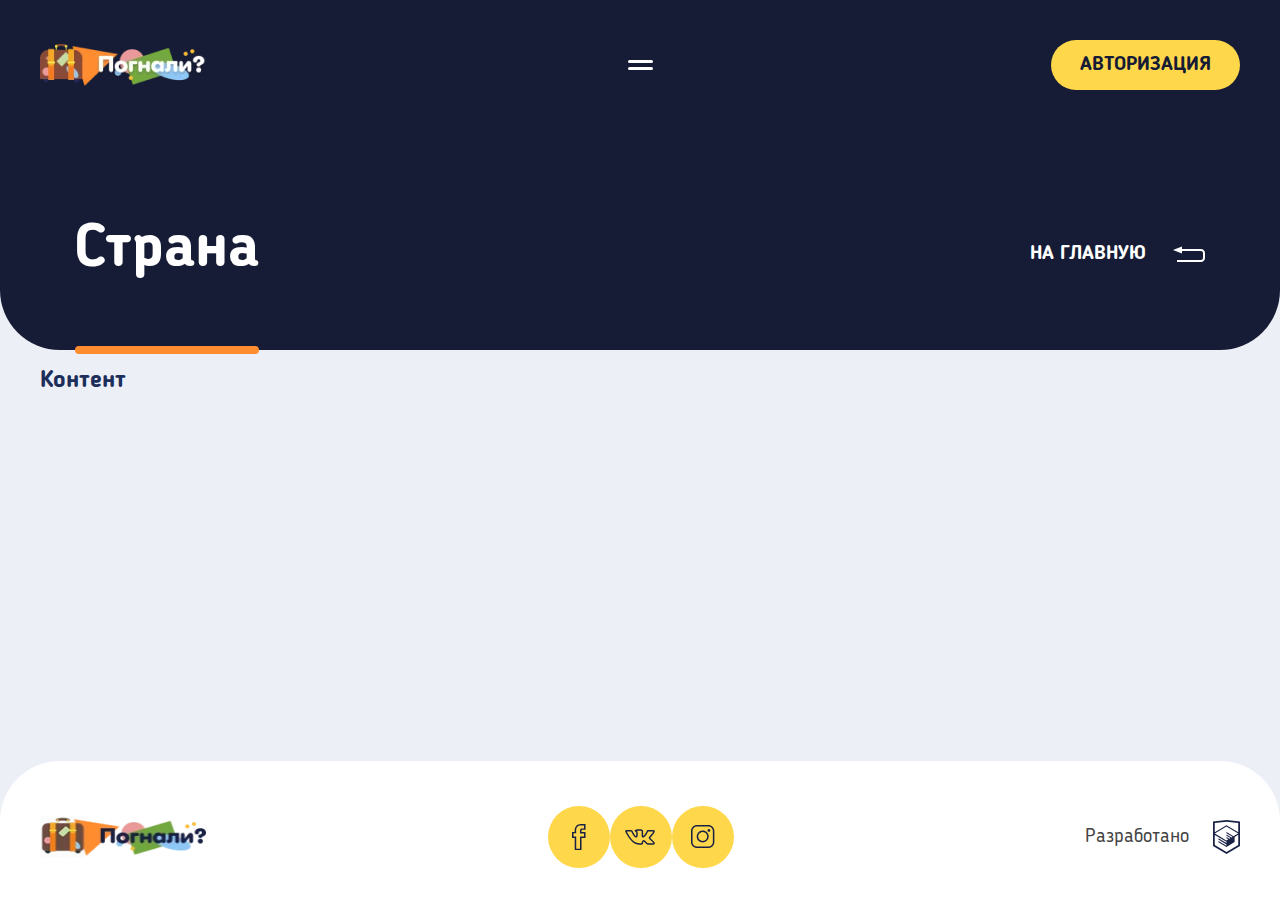
<file: continent/country.html>
<!DOCTYPE html><html class="page" lang="ru"><head><meta charset="utf-8"><meta name="viewport" content="width=device-width,initial-scale=1"><title>Страна - Сервис для путешествий «Погнали»</title><link rel="stylesheet" href="../css/style.min.css"><link rel="icon" href="../img/favicon.png" type="image/png"><link rel="preload" href="../fonts/bloggersans.woff2" as="font"></head><body class="page__body page__body--inner"><!-- модификаторы у page-header:
    opened - меню открыто
    closed - меню закрыто
    nojs - при неработающем js, кнопка закрытия отсутствует --><header class="page-header page-header--closed page-header--nojs"><nav class="main-nav container"><a class="main-nav__logo logo" href="../index.html" tabindex="1"><picture><source type="image/webp" media="(min-width: 1440px)" srcset="../img/logo/logo-desktop-white.webp, ../img/logo/logo-desktop-white@2x.webp 2x"><source type="image/webp" media="(min-width: 768px)" srcset="../img/logo/logo-tablet-white.webp, ../img/logo/logo-tablet-white@2x.webp 2x"><source type="image/webp" srcset="../img/logo/logo-mobile-white.webp, ../img/logo/logo-mobile-white@2x.webp 2x"><source media="(min-width: 1440px)" srcset="../img/logo/logo-desktop-white.png, ../img/logo/logo-desktop-white@2x.png 2x"><source media="(min-width: 768px)" srcset="../img/logo/logo-tablet-white.png, ../img/logo/logo-tablet-white@2x.png 2x"><img class="logo__image logo__image--closed logo__image--shown" src="../img/logo/logo-mobile-white.png" srcset="../img/logo/logo-mobile-white@2x.png 2x" width="96" height="15" alt="Логотип сервиса для путешествий «Погнали»"></picture><picture><source type="image/webp" media="(min-width: 1440px)" srcset="../img/logo/logo-desktop-blue.webp, ../img/logo/logo-desktop-blue@2x.webp 2x"><source type="image/webp" media="(min-width: 768px)" srcset="../img/logo/logo-tablet-blue.webp, ../img/logo/logo-tablet-blue@2x.webp 2x"><source type="image/webp" srcset="../img/logo/logo-mobile-blue.webp, ../img/logo/logo-mobile-blue@2x.webp 2x"><source media="(min-width: 1440px)" srcset="../img/logo/logo-desktop-blue.png, ../img/logo/logo-desktop-blue@2x.png 2x"><source media="(min-width: 768px)" srcset="../img/logo/logo-tablet-blue.png, ../img/logo/logo-tablet-blue@2x.png 2x"><img class="logo__image logo__image--opened" src="../img/logo/logo-mobile-blue.png" srcset="../img/logo/logo-mobile-blue@2x.png 2x" width="96" height="15" alt="Логотип сервиса для путешествий «Погнали»"></picture></a><button class="main-nav__toggle" type="button"><span class="visually-hidden">Открыть меню</span></button> <a class="main-nav__login button button--menu-login" href="../blank.html">Авторизация</a><ul class="main-nav__list site-nav"><li class="site-nav__item"><a class="site-nav__link" href="../blank.html" tabindex="2"><span class="site-nav__link-text" data-hover="О сервисе">О сервисе</span></a></li><li class="site-nav__item"><a class="site-nav__link" href="../form.html" tabindex="3"><span class="site-nav__link-text" data-hover="Направления">Направления</span></a></li><li class="site-nav__item"><a class="site-nav__link" href="../catalog.html" tabindex="4"><span class="site-nav__link-text" data-hover="Попутчики">Попутчики</span></a></li></ul><div class="main-nav__wrapper"><ul class="main-nav__contacts contacts"><li class="contacts__item"><a class="contacts__link contacts__link--phone" href="tel:+78005558628" tabindex="5" aria-label="Позвонить по телефону 88005558628"><svg class="contacts__icon" width="18" height="18"><use xlink:href="../img/sprite.svg#icon-call"></use></svg> <svg class="contacts__icon-menu" width="17" height="15"><use xlink:href="../img/sprite.svg#icon-phone"></use></svg> <span class="contacts__text">8 800 555-86-28</span></a></li><li class="contacts__item"><a class="contacts__link contacts__link--email" href="mailto:mail@htmlacademy.ru" tabindex="6" aria-label="Написать по электронной почте на адрес mail@htmlacademy.ru"><svg class="contacts__icon" width="16" height="14"><use xlink:href="../img/sprite.svg#icon-mail"></use></svg> <svg class="contacts__icon-menu contacts__icon-menu--email" width="19" height="13"><use xlink:href="../img/sprite.svg#icon-envelope"></use></svg> <span class="contacts__text">mail@htmlacademy.ru</span></a></li></ul><ul class="main-nav__social social"><li><a class="main-nav__social-link social__link" href="#" aria-label="Фейсбук"><svg class="main-nav__social-icon main-nav__social-icon--facebook" width="11" height="21"><use xlink:href="../img/sprite.svg#icon-facebook"></use></svg></a></li><li><a class="main-nav__social-link social__link" href="#" aria-label="Вконтакте"><svg class="main-nav__social-icon main-nav__social-icon--vk" width="22" height="12"><use xlink:href="../img/sprite.svg#icon-vk"></use></svg></a></li><li><a class="main-nav__social-link social__link" href="#" aria-label="Инстаграм"><svg class="main-nav__social-icon main-nav__social-icon--instagram" width="17" height="17"><use xlink:href="../img/sprite.svg#icon-instagram"></use></svg></a></li></ul></div></nav></header><main class="page-main"><div class="page-main__heading-block"><div class="page-main__heading-container container"><h1 class="page-main__heading">Страна</h1><a class="page-main__home-link" href="../index.html">На главную</a></div></div><section class="container"><h2>Контент</h2></section></main><footer class="page-footer"><div class="page-footer__container container"><a class="page-footer__logo logo" href="../index.html"><picture><source type="image/webp" media="(min-width: 1440px)" srcset="../img/logo/logo-desktop-blue.webp, ../img/logo/logo-desktop-blue@2x.webp 2x"><source type="image/webp" media="(min-width: 768px)" srcset="../img/logo/logo-tablet-blue.webp, ../img/logo/logo-tablet-blue@2x.webp 2x"><source type="image/webp" srcset="../img/logo/logo-mobile-blue.webp, ../img/logo/logo-mobile-blue@2x.webp 2x"><source media="(min-width: 1440px)" srcset="../img/logo/logo-desktop-blue.png, ../img/logo/logo-desktop-blue@2x.png 2x"><source media="(min-width: 768px)" srcset="../img/logo/logo-tablet-blue.png, ../img/logo/logo-tablet-blue@2x.png 2x"><img class="page-footer__logo-image logo__image" src="../img/logo/logo-mobile-blue.png" srcset="../img/logo/logo-mobile-blue@2x.png 2x" width="96" height="15" alt="Логотип сервиса для путешествий «Погнали»"></picture></a><ul class="page-footer__social social"><li><a class="page-footer__social-link social__link" href="#" aria-label="Фейсбук"><svg class="social-icon social-icon--facebook" width="11" height="21"><use xlink:href="../img/sprite.svg#icon-facebook"></use></svg></a></li><li><a class="page-footer__social-link social__link" href="#" aria-label="Вконтакте"><svg class="social-icon social-icon--vk" width="22" height="12"><use xlink:href="../img/sprite.svg#icon-vk"></use></svg></a></li><li><a class="page-footer__social-link social__link" href="#" aria-label="Инстаграм"><svg class="social-icon social-icon--instagram" width="17" height="17"><use xlink:href="../img/sprite.svg#icon-instagram"></use></svg></a></li></ul><a class="page-footer__copyright" href="https://htmlacademy.ru/intensive/adaptive" aria-label="Онлайн-курс «Адаптивная вёрстка сайтов и автоматизация»">Разработано <span class="visually-hidden">HTML Academy</span></a></div></footer><script src="../js/script.min.js"></script></body></html>
</file>
